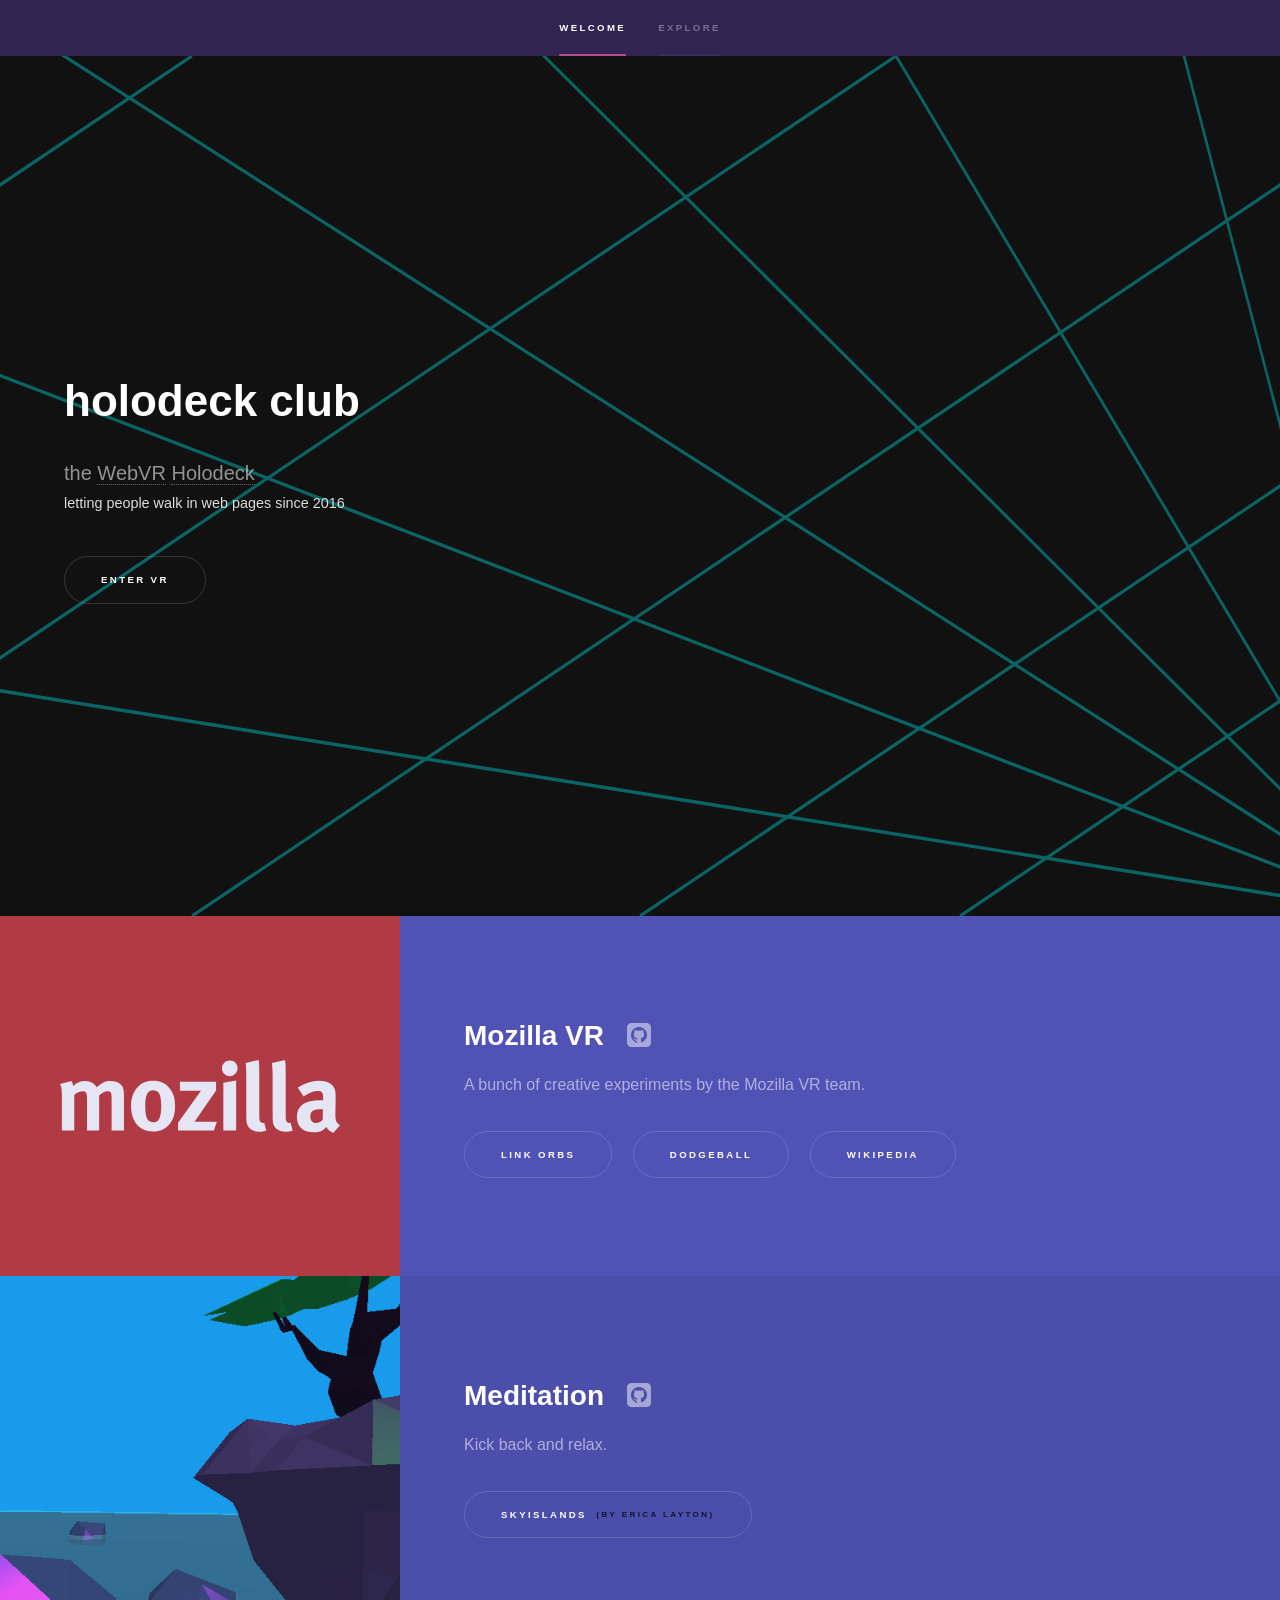
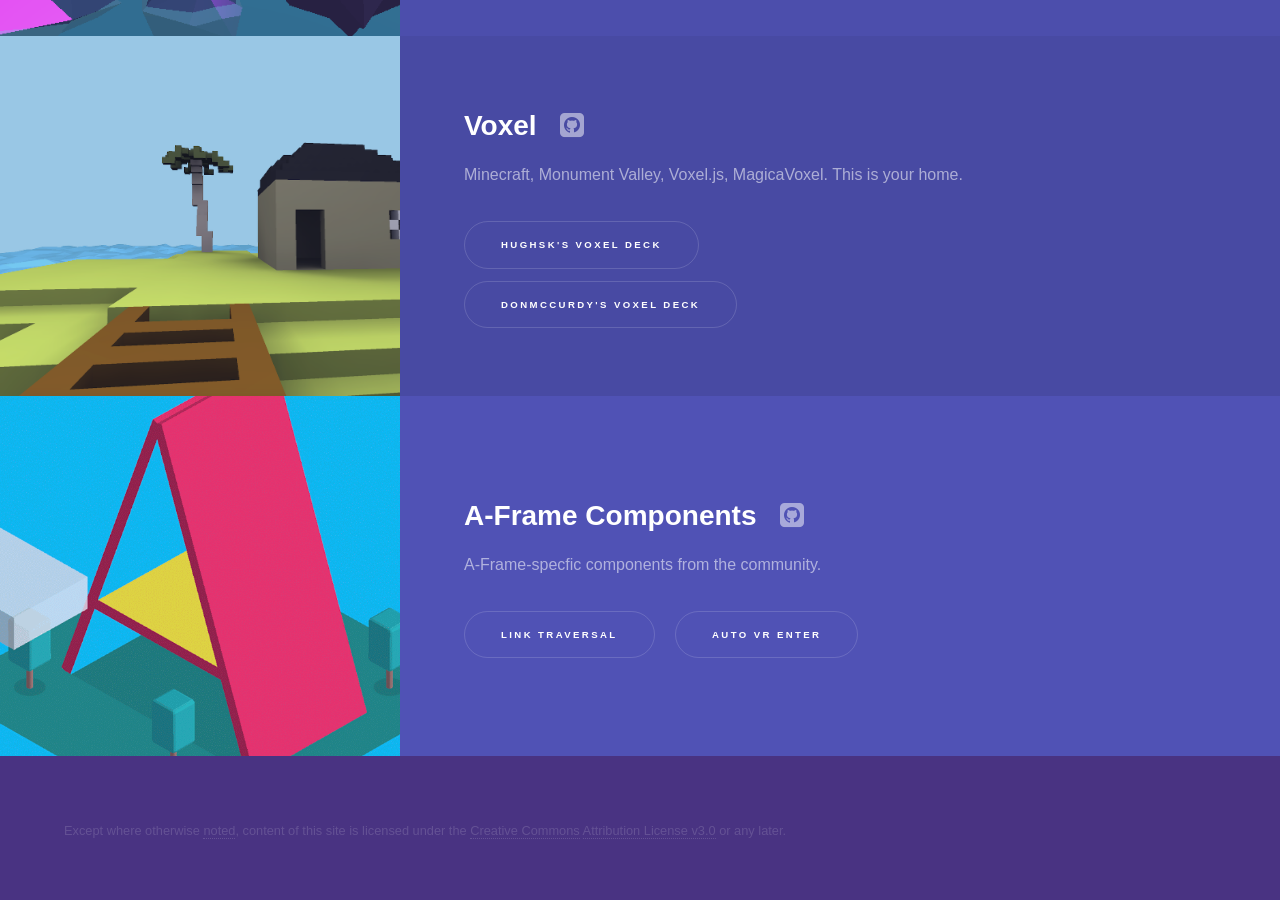
<file: index.html>
<!doctype html>
<!--
	Credits:
	Hyperspace by HTML5 UP
	html5up.net | @n33co
	Free for personal and commercial use under the CCA 3.0 license (html5up.net/license)
-->
<html>
	<head>
		<meta charset="utf-8">
		<title>holodeck club</title>
		<meta name="viewport" content="width=device-width, initial-scale=1">
		<!--[if lte IE 8]><script src="assets/js/ie/html5shiv.js"></script><![endif]-->
		<link rel="stylesheet" href="assets/css/main.css">
		<!--[if lte IE 9]><link rel="stylesheet" href="assets/css/ie9.css"><![endif]-->
		<!--[if lte IE 8]><link rel="stylesheet" href="assets/css/ie8.css"><![endif]-->
		<link rel="manifest" href="manifest.json">
	</head>
	<body>
		<!-- Sidebar -->
			<section id="sidebar">
				<div class="inner">
					<nav>
						<ul>
							<li><a href="#intro">Welcome</a></li>
							<li><a href="#explore">Explore</a></li>
						</ul>
					</nav>
				</div>
			</section>

		<!-- Wrapper -->
			<div id="wrapper">

				<!-- Intro -->
					<section id="intro" class="wrapper style1 fullscreen fade-up">
						<div class="inner">
							<h1>holodeck club</h1>
							<p>the <a href="https://webvr.info/">WebVR</a> <a href="https://en.wikipedia.org/wiki/Holodeck">Holodeck</a> <small class="slogan">letting people walk in web pages since 2016</small></p>
							<ul class="actions">
								<li><a href="#vr" class="button scrolly">Enter VR</a></li>
							</ul>
						</div>
					</section>

				<!-- One -->
					<section id="explore" class="wrapper style2 spotlights">
						<section class="group group--mozilla">
							<a href="/mozillavr/" class="image"><img src="images/logo-mozilla-white.svg" alt="Mozilla" data-position="center center"></a>
							<div class="content">
								<div class="inner">
									<h2>Mozilla VR &nbsp; <a href="https://github.com/holodeck-club/mozillavr" class="icon fa-github-square fancy-link fancy-link--light"></a></h2>
									<p>A bunch of creative experiments by the Mozilla VR team.</p>
									<ul class="actions">
										<li><a href="/mozillavr/links/" class="button">Link orbs</a></li>
										<li><a href="/mozillavr/multiuser/" class="button">Dodgeball</a></li>
										<li><a href="/mozillavr/multiuser/" class="button">Wikipedia</a></li>
									</ul>
								</div>
							</div>
						</section>
						<section>
							<a href="/meditation/" class="image"><img src="images/meditation-overwater-bg.png" alt="Meditation" data-position="45% 100%" /></a>
							<div class="content">
								<div class="inner">
									<h2>Meditation &nbsp; <a href="https://github.com/holodeck-club/meditation" class="icon fa-github-square fancy-link fancy-link--light"></a></h2>
									<p>Kick back and relax. <br></p>
									<ul class="actions">
										<li><a href="/meditation/" class="button">SkyIslands <small>(by Erica Layton)</small></a></li>
									</ul>
								</div>
							</div>
						</section>
						<section>
							<a href="/voxel/" class="image"><img src="images/voxel.png" alt="Meditation" data-position="25% 25%" /></a>
							<div class="content">
								<div class="inner">
									<h2>Voxel &nbsp; <a href="https://github.com/holodeck-club/voxel" class="icon fa-github-square fancy-link fancy-link--light"></a></h2>
									<p>Minecraft, Monument Valley, Voxel.js, MagicaVoxel. This is your home.</p>
									<ul class="actions block">
										<li><a href="http://hughsk.io/voxel-fall/" class="button">hughsk's Voxel Deck</a></li>
										<li><a href="https://sandbox.donmccurdy.com/vr/island/" class="button">donmccurdy's Voxel Deck</a></li>
									</ul>
								</div>
							</div>
						</section>
						<section class="group group--aframe">
							<a href="/aframe/" class="image"><img src="images/aframe-card.png" alt="A-Frame" data-position="top center" /></a>
							<div class="content">
								<div class="inner">
									<h2>A-Frame Components &nbsp; <a href="https://github.com/holodeck-club/aframe" class="icon fa-github-square fancy-link fancy-link--light"></a></h2>
									<p>A-Frame-specfic components from the community.</p>
									<ul class="actions">
										<li><a href="/aframe/aframe-href-component/" class="button">Link Traversal</a></li>
										<li><a href="/aframe/aframe-linkmode-component/" class="button">Auto VR Enter</a></li>
									</ul>
								</div>
							</div>
						</section>
					</section>

				<!-- Two -->
					<section id="two" class="wrapper style3 fade-up">
						<div class="inner">
							<h2>What we do</h2>
							<p>Phasellus convallis elit id ullamcorper pulvinar. Duis aliquam turpis mauris, eu ultricies erat malesuada quis. Aliquam dapibus, lacus eget hendrerit bibendum, urna est aliquam sem, sit amet imperdiet est velit quis lorem.</p>
							<div class="features">
								<section>
									<span class="icon major fa-code"></span>
									<h3>Lorem ipsum amet</h3>
									<p>Phasellus convallis elit id ullam corper amet et pulvinar. Duis aliquam turpis mauris, sed ultricies erat dapibus.</p>
								</section>
								<section>
									<span class="icon major fa-lock"></span>
									<h3>Aliquam sed nullam</h3>
									<p>Phasellus convallis elit id ullam corper amet et pulvinar. Duis aliquam turpis mauris, sed ultricies erat dapibus.</p>
								</section>
								<section>
									<span class="icon major fa-cog"></span>
									<h3>Sed erat ullam corper</h3>
									<p>Phasellus convallis elit id ullam corper amet et pulvinar. Duis aliquam turpis mauris, sed ultricies erat dapibus.</p>
								</section>
								<section>
									<span class="icon major fa-desktop"></span>
									<h3>Veroeros quis lorem</h3>
									<p>Phasellus convallis elit id ullam corper amet et pulvinar. Duis aliquam turpis mauris, sed ultricies erat dapibus.</p>
								</section>
								<section>
									<span class="icon major fa-chain"></span>
									<h3>Urna quis bibendum</h3>
									<p>Phasellus convallis elit id ullam corper amet et pulvinar. Duis aliquam turpis mauris, sed ultricies erat dapibus.</p>
								</section>
								<section>
									<span class="icon major fa-diamond"></span>
									<h3>Aliquam urna dapibus</h3>
									<p>Phasellus convallis elit id ullam corper amet et pulvinar. Duis aliquam turpis mauris, sed ultricies erat dapibus.</p>
								</section>
							</div>
							<ul class="actions">
								<li><a href="#" class="button">Learn more</a></li>
							</ul>
						</div>
					</section>

				<!-- Three -->
					<section id="three" class="wrapper style1 fade-up">
						<div class="inner">
							<h2>Get in touch</h2>
							<p>Phasellus convallis elit id ullamcorper pulvinar. Duis aliquam turpis mauris, eu ultricies erat malesuada quis. Aliquam dapibus, lacus eget hendrerit bibendum, urna est aliquam sem, sit amet imperdiet est velit quis lorem.</p>
							<div class="split style1">
								<section>
									<form method="post" action="#">
										<div class="field half first">
											<label for="name">Name</label>
											<input type="text" name="name" id="name" />
										</div>
										<div class="field half">
											<label for="email">Email</label>
											<input type="text" name="email" id="email" />
										</div>
										<div class="field">
											<label for="message">Message</label>
											<textarea name="message" id="message" rows="5"></textarea>
										</div>
										<ul class="actions">
											<li><a href="" class="button submit">Send Message</a></li>
										</ul>
									</form>
								</section>
								<section>
									<ul class="contact">
										<li>
											<h3>Address</h3>
											<span>12345 Somewhere Road #654<br />
											Nashville, TN 00000-0000<br />
											USA</span>
										</li>
										<li>
											<h3>Email</h3>
											<a href="#">user@untitled.tld</a>
										</li>
										<li>
											<h3>Phone</h3>
											<span>(000) 000-0000</span>
										</li>
										<li>
											<h3>Social</h3>
											<ul class="icons">
												<li><a href="#" class="fa-twitter"><span class="label">Twitter</span></a></li>
												<li><a href="#" class="fa-facebook"><span class="label">Facebook</span></a></li>
												<li><a href="#" class="fa-github"><span class="label">GitHub</span></a></li>
												<li><a href="#" class="fa-instagram"><span class="label">Instagram</span></a></li>
												<li><a href="#" class="fa-linkedin"><span class="label">LinkedIn</span></a></li>
											</ul>
										</li>
									</ul>
								</section>
							</div>
						</div>
					</section>

			</div>

		<!-- Footer -->
			<footer id="footer" class="wrapper style1-alt">
				<div class="inner">
					<ul class="menu">
						<li>Except where otherwise <a href="https://www.mozilla.org/en-US/about/legal/#site">noted</a>, content of this site is licensed under the <a href="https://www.mozilla.org/en-US/foundation/licensing/website-content">Creative Commons</a> <a href="http://creativecommons.org/licenses/by/3.0">Attribution License v3.0</a> or any later.</li>
					</ul>
				</div>
			</footer>

		<!-- Scripts -->
			<script src="assets/js/jquery.min.js"></script>
			<script src="assets/js/jquery.scrollex.min.js"></script>
			<script src="assets/js/jquery.scrolly.min.js"></script>
			<script src="assets/js/skel.min.js"></script>
			<script src="assets/js/util.js"></script>
			<!--[if lte IE 8]><script src="assets/js/ie/respond.min.js"></script><![endif]-->
			<script src="assets/js/main.js"></script>
			<script>
				(function () {
					function checkHash () {
						var hash = window.location.hash.toLowerCase();
						if (hash === '#vr') {
							window.location.href = 'vr.html'; // TODO: Eventually embed scene in this page.
						}
					}
					window.addEventListener('hashchange', checkHash);
					checkHash();
				})();
			</script>
	</body>
</html>
</file>
<file: assets/css/ie9.css>
/*
	Hyperspace by HTML5 UP
	html5up.net | @n33co
	Free for personal and commercial use under the CCA 3.0 license (html5up.net/license)
*/

/* Type */

	h1.major:after {
		background: #b74e91;
	}

/* Wrapper */

	.wrapper.fullscreen {
		min-height: 0;
		padding-bottom: 6em;
		padding-top: 6em;
	}

		body.is-ie .wrapper.fullscreen {
			height: auto;
		}

/* Spotlights */

	.spotlights > section {
		padding-left: 20em;
		position: relative;
	}

		.spotlights > section > .image {
			height: 100%;
			left: 0;
			position: absolute;
			top: 0;
			width: 20em;
		}

		.spotlights > section > .content {
			width: 100%;
		}

/* Features */

	.features:after {
		clear: both;
		content: '';
		display: block;
	}

	.features section {
		float: left;
	}

/* Split */

	.split:after {
		clear: both;
		content: '';
		display: block;
	}

	.split > * {
		float: left;
	}

/* Sidebar */

	#sidebar nav a:after {
		background-color: #b74e91;
	}

/* Header */

	#header:after {
		clear: both;
		content: '';
		display: block;
	}

	#header > .title {
		float: left;
	}

	#header > nav {
		float: right;
	}
</file>
<file: assets/css/ie8.css>
/*
	Hyperspace by HTML5 UP
	html5up.net | @n33co
	Free for personal and commercial use under the CCA 3.0 license (html5up.net/license)
*/

/* Type */

	body, input, select, textarea {
		color: #ffffff;
	}

/* Button */

	input[type="submit"],
	input[type="reset"],
	input[type="button"],
	button,
	.button {
		position: relative;
	}

		input[type="submit"]:after,
		input[type="reset"]:after,
		input[type="button"]:after,
		button:after,
		.button:after {
			display: none;
		}

/* Features */

	.features {
		border: solid 1px;
	}

/* Form */

	input[type="text"],
	input[type="password"],
	input[type="email"],
	input[type="tel"],
	select,
	textarea {
		background: transparent;
		border: solid 1px;
	}

/* Split */

	.split.style1 > :first-child {
		padding-right: 2em;
		width: 70%;
	}
</file>
<file: assets/css/main.css>
@import url(font-awesome.min.css);

/*
	Hyperspace by HTML5 UP
	html5up.net | @n33co
	Free for personal and commercial use under the CCA 3.0 license (html5up.net/license)
*/

/* Reset */

	html, body, div, span, applet, object, iframe, h1, h2, h3, h4, h5, h6, p, blockquote, pre, a, abbr, acronym, address, big, cite, code, del, dfn, em, img, ins, kbd, q, s, samp, small, strike, strong, sub, sup, tt, var, b, u, i, center, dl, dt, dd, ol, ul, li, fieldset, form, label, legend, table, caption, tbody, tfoot, thead, tr, th, td, article, aside, canvas, details, embed, figure, figcaption, footer, header, hgroup, menu, nav, output, ruby, section, summary, time, mark, audio, video {
		margin: 0;
		padding: 0;
		border: 0;
		font-size: 100%;
		font: inherit;
		vertical-align: baseline;
	}

	article, aside, details, figcaption, figure, footer, header, hgroup, menu, nav, section {
		display: block;
	}

	body {
		line-height: 1;
	}

	ol, ul {
		list-style: none;
	}

	blockquote, q {
		quotes: none;
	}

	blockquote:before, blockquote:after, q:before, q:after {
		content: '';
		content: none;
	}

	table {
		border-collapse: collapse;
		border-spacing: 0;
	}

	body {
		-webkit-text-size-adjust: none;
	}

/* Box Model */

	*, *:before, *:after {
		-moz-box-sizing: border-box;
		-webkit-box-sizing: border-box;
		box-sizing: border-box;
	}

/* Grid */

	.row {
		border-bottom: solid 1px transparent;
		-moz-box-sizing: border-box;
		-webkit-box-sizing: border-box;
		box-sizing: border-box;
	}

	.row > * {
		float: left;
		-moz-box-sizing: border-box;
		-webkit-box-sizing: border-box;
		box-sizing: border-box;
	}

	.row:after, .row:before {
		content: '';
		display: block;
		clear: both;
		height: 0;
	}

	.row.uniform > * > :first-child {
		margin-top: 0;
	}

	.row.uniform > * > :last-child {
		margin-bottom: 0;
	}

	.row.\30 \25 > * {
		padding: 0 0 0 0em;
	}

	.row.\30 \25 {
		margin: 0 0 -1px 0em;
	}

	.row.uniform.\30 \25 > * {
		padding: 0em 0 0 0em;
	}

	.row.uniform.\30 \25 {
		margin: 0em 0 -1px 0em;
	}

	.row > * {
		padding: 0 0 0 1.5em;
	}

	.row {
		margin: 0 0 -1px -1.5em;
	}

	.row.uniform > * {
		padding: 1.5em 0 0 1.5em;
	}

	.row.uniform {
		margin: -1.5em 0 -1px -1.5em;
	}

	.row.\32 00\25 > * {
		padding: 0 0 0 3em;
	}

	.row.\32 00\25 {
		margin: 0 0 -1px -3em;
	}

	.row.uniform.\32 00\25 > * {
		padding: 3em 0 0 3em;
	}

	.row.uniform.\32 00\25 {
		margin: -3em 0 -1px -3em;
	}

	.row.\31 50\25 > * {
		padding: 0 0 0 2.25em;
	}

	.row.\31 50\25 {
		margin: 0 0 -1px -2.25em;
	}

	.row.uniform.\31 50\25 > * {
		padding: 2.25em 0 0 2.25em;
	}

	.row.uniform.\31 50\25 {
		margin: -2.25em 0 -1px -2.25em;
	}

	.row.\35 0\25 > * {
		padding: 0 0 0 0.75em;
	}

	.row.\35 0\25 {
		margin: 0 0 -1px -0.75em;
	}

	.row.uniform.\35 0\25 > * {
		padding: 0.75em 0 0 0.75em;
	}

	.row.uniform.\35 0\25 {
		margin: -0.75em 0 -1px -0.75em;
	}

	.row.\32 5\25 > * {
		padding: 0 0 0 0.375em;
	}

	.row.\32 5\25 {
		margin: 0 0 -1px -0.375em;
	}

	.row.uniform.\32 5\25 > * {
		padding: 0.375em 0 0 0.375em;
	}

	.row.uniform.\32 5\25 {
		margin: -0.375em 0 -1px -0.375em;
	}

	.\31 2u, .\31 2u\24 {
		width: 100%;
		clear: none;
		margin-left: 0;
	}

	.\31 1u, .\31 1u\24 {
		width: 91.6666666667%;
		clear: none;
		margin-left: 0;
	}

	.\31 0u, .\31 0u\24 {
		width: 83.3333333333%;
		clear: none;
		margin-left: 0;
	}

	.\39 u, .\39 u\24 {
		width: 75%;
		clear: none;
		margin-left: 0;
	}

	.\38 u, .\38 u\24 {
		width: 66.6666666667%;
		clear: none;
		margin-left: 0;
	}

	.\37 u, .\37 u\24 {
		width: 58.3333333333%;
		clear: none;
		margin-left: 0;
	}

	.\36 u, .\36 u\24 {
		width: 50%;
		clear: none;
		margin-left: 0;
	}

	.\35 u, .\35 u\24 {
		width: 41.6666666667%;
		clear: none;
		margin-left: 0;
	}

	.\34 u, .\34 u\24 {
		width: 33.3333333333%;
		clear: none;
		margin-left: 0;
	}

	.\33 u, .\33 u\24 {
		width: 25%;
		clear: none;
		margin-left: 0;
	}

	.\32 u, .\32 u\24 {
		width: 16.6666666667%;
		clear: none;
		margin-left: 0;
	}

	.\31 u, .\31 u\24 {
		width: 8.3333333333%;
		clear: none;
		margin-left: 0;
	}

	.\31 2u\24 + *,
	.\31 1u\24 + *,
	.\31 0u\24 + *,
	.\39 u\24 + *,
	.\38 u\24 + *,
	.\37 u\24 + *,
	.\36 u\24 + *,
	.\35 u\24 + *,
	.\34 u\24 + *,
	.\33 u\24 + *,
	.\32 u\24 + *,
	.\31 u\24 + * {
		clear: left;
	}

	.\-11u {
		margin-left: 91.66667%;
	}

	.\-10u {
		margin-left: 83.33333%;
	}

	.\-9u {
		margin-left: 75%;
	}

	.\-8u {
		margin-left: 66.66667%;
	}

	.\-7u {
		margin-left: 58.33333%;
	}

	.\-6u {
		margin-left: 50%;
	}

	.\-5u {
		margin-left: 41.66667%;
	}

	.\-4u {
		margin-left: 33.33333%;
	}

	.\-3u {
		margin-left: 25%;
	}

	.\-2u {
		margin-left: 16.66667%;
	}

	.\-1u {
		margin-left: 8.33333%;
	}

	@media screen and (max-width: 1680px) {

		.row > * {
			padding: 0 0 0 1.5em;
		}

		.row {
			margin: 0 0 -1px -1.5em;
		}

		.row.uniform > * {
			padding: 1.5em 0 0 1.5em;
		}

		.row.uniform {
			margin: -1.5em 0 -1px -1.5em;
		}

		.row.\32 00\25 > * {
			padding: 0 0 0 3em;
		}

		.row.\32 00\25 {
			margin: 0 0 -1px -3em;
		}

		.row.uniform.\32 00\25 > * {
			padding: 3em 0 0 3em;
		}

		.row.uniform.\32 00\25 {
			margin: -3em 0 -1px -3em;
		}

		.row.\31 50\25 > * {
			padding: 0 0 0 2.25em;
		}

		.row.\31 50\25 {
			margin: 0 0 -1px -2.25em;
		}

		.row.uniform.\31 50\25 > * {
			padding: 2.25em 0 0 2.25em;
		}

		.row.uniform.\31 50\25 {
			margin: -2.25em 0 -1px -2.25em;
		}

		.row.\35 0\25 > * {
			padding: 0 0 0 0.75em;
		}

		.row.\35 0\25 {
			margin: 0 0 -1px -0.75em;
		}

		.row.uniform.\35 0\25 > * {
			padding: 0.75em 0 0 0.75em;
		}

		.row.uniform.\35 0\25 {
			margin: -0.75em 0 -1px -0.75em;
		}

		.row.\32 5\25 > * {
			padding: 0 0 0 0.375em;
		}

		.row.\32 5\25 {
			margin: 0 0 -1px -0.375em;
		}

		.row.uniform.\32 5\25 > * {
			padding: 0.375em 0 0 0.375em;
		}

		.row.uniform.\32 5\25 {
			margin: -0.375em 0 -1px -0.375em;
		}

		.\31 2u\28xlarge\29, .\31 2u\24\28xlarge\29 {
			width: 100%;
			clear: none;
			margin-left: 0;
		}

		.\31 1u\28xlarge\29, .\31 1u\24\28xlarge\29 {
			width: 91.6666666667%;
			clear: none;
			margin-left: 0;
		}

		.\31 0u\28xlarge\29, .\31 0u\24\28xlarge\29 {
			width: 83.3333333333%;
			clear: none;
			margin-left: 0;
		}

		.\39 u\28xlarge\29, .\39 u\24\28xlarge\29 {
			width: 75%;
			clear: none;
			margin-left: 0;
		}

		.\38 u\28xlarge\29, .\38 u\24\28xlarge\29 {
			width: 66.6666666667%;
			clear: none;
			margin-left: 0;
		}

		.\37 u\28xlarge\29, .\37 u\24\28xlarge\29 {
			width: 58.3333333333%;
			clear: none;
			margin-left: 0;
		}

		.\36 u\28xlarge\29, .\36 u\24\28xlarge\29 {
			width: 50%;
			clear: none;
			margin-left: 0;
		}

		.\35 u\28xlarge\29, .\35 u\24\28xlarge\29 {
			width: 41.6666666667%;
			clear: none;
			margin-left: 0;
		}

		.\34 u\28xlarge\29, .\34 u\24\28xlarge\29 {
			width: 33.3333333333%;
			clear: none;
			margin-left: 0;
		}

		.\33 u\28xlarge\29, .\33 u\24\28xlarge\29 {
			width: 25%;
			clear: none;
			margin-left: 0;
		}

		.\32 u\28xlarge\29, .\32 u\24\28xlarge\29 {
			width: 16.6666666667%;
			clear: none;
			margin-left: 0;
		}

		.\31 u\28xlarge\29, .\31 u\24\28xlarge\29 {
			width: 8.3333333333%;
			clear: none;
			margin-left: 0;
		}

		.\31 2u\24\28xlarge\29 + *,
		.\31 1u\24\28xlarge\29 + *,
		.\31 0u\24\28xlarge\29 + *,
		.\39 u\24\28xlarge\29 + *,
		.\38 u\24\28xlarge\29 + *,
		.\37 u\24\28xlarge\29 + *,
		.\36 u\24\28xlarge\29 + *,
		.\35 u\24\28xlarge\29 + *,
		.\34 u\24\28xlarge\29 + *,
		.\33 u\24\28xlarge\29 + *,
		.\32 u\24\28xlarge\29 + *,
		.\31 u\24\28xlarge\29 + * {
			clear: left;
		}

		.\-11u\28xlarge\29 {
			margin-left: 91.66667%;
		}

		.\-10u\28xlarge\29 {
			margin-left: 83.33333%;
		}

		.\-9u\28xlarge\29 {
			margin-left: 75%;
		}

		.\-8u\28xlarge\29 {
			margin-left: 66.66667%;
		}

		.\-7u\28xlarge\29 {
			margin-left: 58.33333%;
		}

		.\-6u\28xlarge\29 {
			margin-left: 50%;
		}

		.\-5u\28xlarge\29 {
			margin-left: 41.66667%;
		}

		.\-4u\28xlarge\29 {
			margin-left: 33.33333%;
		}

		.\-3u\28xlarge\29 {
			margin-left: 25%;
		}

		.\-2u\28xlarge\29 {
			margin-left: 16.66667%;
		}

		.\-1u\28xlarge\29 {
			margin-left: 8.33333%;
		}

	}

	@media screen and (max-width: 1280px) {

		.row > * {
			padding: 0 0 0 1.5em;
		}

		.row {
			margin: 0 0 -1px -1.5em;
		}

		.row.uniform > * {
			padding: 1.5em 0 0 1.5em;
		}

		.row.uniform {
			margin: -1.5em 0 -1px -1.5em;
		}

		.row.\32 00\25 > * {
			padding: 0 0 0 3em;
		}

		.row.\32 00\25 {
			margin: 0 0 -1px -3em;
		}

		.row.uniform.\32 00\25 > * {
			padding: 3em 0 0 3em;
		}

		.row.uniform.\32 00\25 {
			margin: -3em 0 -1px -3em;
		}

		.row.\31 50\25 > * {
			padding: 0 0 0 2.25em;
		}

		.row.\31 50\25 {
			margin: 0 0 -1px -2.25em;
		}

		.row.uniform.\31 50\25 > * {
			padding: 2.25em 0 0 2.25em;
		}

		.row.uniform.\31 50\25 {
			margin: -2.25em 0 -1px -2.25em;
		}

		.row.\35 0\25 > * {
			padding: 0 0 0 0.75em;
		}

		.row.\35 0\25 {
			margin: 0 0 -1px -0.75em;
		}

		.row.uniform.\35 0\25 > * {
			padding: 0.75em 0 0 0.75em;
		}

		.row.uniform.\35 0\25 {
			margin: -0.75em 0 -1px -0.75em;
		}

		.row.\32 5\25 > * {
			padding: 0 0 0 0.375em;
		}

		.row.\32 5\25 {
			margin: 0 0 -1px -0.375em;
		}

		.row.uniform.\32 5\25 > * {
			padding: 0.375em 0 0 0.375em;
		}

		.row.uniform.\32 5\25 {
			margin: -0.375em 0 -1px -0.375em;
		}

		.\31 2u\28large\29, .\31 2u\24\28large\29 {
			width: 100%;
			clear: none;
			margin-left: 0;
		}

		.\31 1u\28large\29, .\31 1u\24\28large\29 {
			width: 91.6666666667%;
			clear: none;
			margin-left: 0;
		}

		.\31 0u\28large\29, .\31 0u\24\28large\29 {
			width: 83.3333333333%;
			clear: none;
			margin-left: 0;
		}

		.\39 u\28large\29, .\39 u\24\28large\29 {
			width: 75%;
			clear: none;
			margin-left: 0;
		}

		.\38 u\28large\29, .\38 u\24\28large\29 {
			width: 66.6666666667%;
			clear: none;
			margin-left: 0;
		}

		.\37 u\28large\29, .\37 u\24\28large\29 {
			width: 58.3333333333%;
			clear: none;
			margin-left: 0;
		}

		.\36 u\28large\29, .\36 u\24\28large\29 {
			width: 50%;
			clear: none;
			margin-left: 0;
		}

		.\35 u\28large\29, .\35 u\24\28large\29 {
			width: 41.6666666667%;
			clear: none;
			margin-left: 0;
		}

		.\34 u\28large\29, .\34 u\24\28large\29 {
			width: 33.3333333333%;
			clear: none;
			margin-left: 0;
		}

		.\33 u\28large\29, .\33 u\24\28large\29 {
			width: 25%;
			clear: none;
			margin-left: 0;
		}

		.\32 u\28large\29, .\32 u\24\28large\29 {
			width: 16.6666666667%;
			clear: none;
			margin-left: 0;
		}

		.\31 u\28large\29, .\31 u\24\28large\29 {
			width: 8.3333333333%;
			clear: none;
			margin-left: 0;
		}

		.\31 2u\24\28large\29 + *,
		.\31 1u\24\28large\29 + *,
		.\31 0u\24\28large\29 + *,
		.\39 u\24\28large\29 + *,
		.\38 u\24\28large\29 + *,
		.\37 u\24\28large\29 + *,
		.\36 u\24\28large\29 + *,
		.\35 u\24\28large\29 + *,
		.\34 u\24\28large\29 + *,
		.\33 u\24\28large\29 + *,
		.\32 u\24\28large\29 + *,
		.\31 u\24\28large\29 + * {
			clear: left;
		}

		.\-11u\28large\29 {
			margin-left: 91.66667%;
		}

		.\-10u\28large\29 {
			margin-left: 83.33333%;
		}

		.\-9u\28large\29 {
			margin-left: 75%;
		}

		.\-8u\28large\29 {
			margin-left: 66.66667%;
		}

		.\-7u\28large\29 {
			margin-left: 58.33333%;
		}

		.\-6u\28large\29 {
			margin-left: 50%;
		}

		.\-5u\28large\29 {
			margin-left: 41.66667%;
		}

		.\-4u\28large\29 {
			margin-left: 33.33333%;
		}

		.\-3u\28large\29 {
			margin-left: 25%;
		}

		.\-2u\28large\29 {
			margin-left: 16.66667%;
		}

		.\-1u\28large\29 {
			margin-left: 8.33333%;
		}

	}

	@media screen and (max-width: 980px) {

		.row > * {
			padding: 0 0 0 1.5em;
		}

		.row {
			margin: 0 0 -1px -1.5em;
		}

		.row.uniform > * {
			padding: 1.5em 0 0 1.5em;
		}

		.row.uniform {
			margin: -1.5em 0 -1px -1.5em;
		}

		.row.\32 00\25 > * {
			padding: 0 0 0 3em;
		}

		.row.\32 00\25 {
			margin: 0 0 -1px -3em;
		}

		.row.uniform.\32 00\25 > * {
			padding: 3em 0 0 3em;
		}

		.row.uniform.\32 00\25 {
			margin: -3em 0 -1px -3em;
		}

		.row.\31 50\25 > * {
			padding: 0 0 0 2.25em;
		}

		.row.\31 50\25 {
			margin: 0 0 -1px -2.25em;
		}

		.row.uniform.\31 50\25 > * {
			padding: 2.25em 0 0 2.25em;
		}

		.row.uniform.\31 50\25 {
			margin: -2.25em 0 -1px -2.25em;
		}

		.row.\35 0\25 > * {
			padding: 0 0 0 0.75em;
		}

		.row.\35 0\25 {
			margin: 0 0 -1px -0.75em;
		}

		.row.uniform.\35 0\25 > * {
			padding: 0.75em 0 0 0.75em;
		}

		.row.uniform.\35 0\25 {
			margin: -0.75em 0 -1px -0.75em;
		}

		.row.\32 5\25 > * {
			padding: 0 0 0 0.375em;
		}

		.row.\32 5\25 {
			margin: 0 0 -1px -0.375em;
		}

		.row.uniform.\32 5\25 > * {
			padding: 0.375em 0 0 0.375em;
		}

		.row.uniform.\32 5\25 {
			margin: -0.375em 0 -1px -0.375em;
		}

		.\31 2u\28medium\29, .\31 2u\24\28medium\29 {
			width: 100%;
			clear: none;
			margin-left: 0;
		}

		.\31 1u\28medium\29, .\31 1u\24\28medium\29 {
			width: 91.6666666667%;
			clear: none;
			margin-left: 0;
		}

		.\31 0u\28medium\29, .\31 0u\24\28medium\29 {
			width: 83.3333333333%;
			clear: none;
			margin-left: 0;
		}

		.\39 u\28medium\29, .\39 u\24\28medium\29 {
			width: 75%;
			clear: none;
			margin-left: 0;
		}

		.\38 u\28medium\29, .\38 u\24\28medium\29 {
			width: 66.6666666667%;
			clear: none;
			margin-left: 0;
		}

		.\37 u\28medium\29, .\37 u\24\28medium\29 {
			width: 58.3333333333%;
			clear: none;
			margin-left: 0;
		}

		.\36 u\28medium\29, .\36 u\24\28medium\29 {
			width: 50%;
			clear: none;
			margin-left: 0;
		}

		.\35 u\28medium\29, .\35 u\24\28medium\29 {
			width: 41.6666666667%;
			clear: none;
			margin-left: 0;
		}

		.\34 u\28medium\29, .\34 u\24\28medium\29 {
			width: 33.3333333333%;
			clear: none;
			margin-left: 0;
		}

		.\33 u\28medium\29, .\33 u\24\28medium\29 {
			width: 25%;
			clear: none;
			margin-left: 0;
		}

		.\32 u\28medium\29, .\32 u\24\28medium\29 {
			width: 16.6666666667%;
			clear: none;
			margin-left: 0;
		}

		.\31 u\28medium\29, .\31 u\24\28medium\29 {
			width: 8.3333333333%;
			clear: none;
			margin-left: 0;
		}

		.\31 2u\24\28medium\29 + *,
		.\31 1u\24\28medium\29 + *,
		.\31 0u\24\28medium\29 + *,
		.\39 u\24\28medium\29 + *,
		.\38 u\24\28medium\29 + *,
		.\37 u\24\28medium\29 + *,
		.\36 u\24\28medium\29 + *,
		.\35 u\24\28medium\29 + *,
		.\34 u\24\28medium\29 + *,
		.\33 u\24\28medium\29 + *,
		.\32 u\24\28medium\29 + *,
		.\31 u\24\28medium\29 + * {
			clear: left;
		}

		.\-11u\28medium\29 {
			margin-left: 91.66667%;
		}

		.\-10u\28medium\29 {
			margin-left: 83.33333%;
		}

		.\-9u\28medium\29 {
			margin-left: 75%;
		}

		.\-8u\28medium\29 {
			margin-left: 66.66667%;
		}

		.\-7u\28medium\29 {
			margin-left: 58.33333%;
		}

		.\-6u\28medium\29 {
			margin-left: 50%;
		}

		.\-5u\28medium\29 {
			margin-left: 41.66667%;
		}

		.\-4u\28medium\29 {
			margin-left: 33.33333%;
		}

		.\-3u\28medium\29 {
			margin-left: 25%;
		}

		.\-2u\28medium\29 {
			margin-left: 16.66667%;
		}

		.\-1u\28medium\29 {
			margin-left: 8.33333%;
		}

	}

	@media screen and (max-width: 736px) {

		.row > * {
			padding: 0 0 0 1.5em;
		}

		.row {
			margin: 0 0 -1px -1.5em;
		}

		.row.uniform > * {
			padding: 1.5em 0 0 1.5em;
		}

		.row.uniform {
			margin: -1.5em 0 -1px -1.5em;
		}

		.row.\32 00\25 > * {
			padding: 0 0 0 3em;
		}

		.row.\32 00\25 {
			margin: 0 0 -1px -3em;
		}

		.row.uniform.\32 00\25 > * {
			padding: 3em 0 0 3em;
		}

		.row.uniform.\32 00\25 {
			margin: -3em 0 -1px -3em;
		}

		.row.\31 50\25 > * {
			padding: 0 0 0 2.25em;
		}

		.row.\31 50\25 {
			margin: 0 0 -1px -2.25em;
		}

		.row.uniform.\31 50\25 > * {
			padding: 2.25em 0 0 2.25em;
		}

		.row.uniform.\31 50\25 {
			margin: -2.25em 0 -1px -2.25em;
		}

		.row.\35 0\25 > * {
			padding: 0 0 0 0.75em;
		}

		.row.\35 0\25 {
			margin: 0 0 -1px -0.75em;
		}

		.row.uniform.\35 0\25 > * {
			padding: 0.75em 0 0 0.75em;
		}

		.row.uniform.\35 0\25 {
			margin: -0.75em 0 -1px -0.75em;
		}

		.row.\32 5\25 > * {
			padding: 0 0 0 0.375em;
		}

		.row.\32 5\25 {
			margin: 0 0 -1px -0.375em;
		}

		.row.uniform.\32 5\25 > * {
			padding: 0.375em 0 0 0.375em;
		}

		.row.uniform.\32 5\25 {
			margin: -0.375em 0 -1px -0.375em;
		}

		.\31 2u\28small\29, .\31 2u\24\28small\29 {
			width: 100%;
			clear: none;
			margin-left: 0;
		}

		.\31 1u\28small\29, .\31 1u\24\28small\29 {
			width: 91.6666666667%;
			clear: none;
			margin-left: 0;
		}

		.\31 0u\28small\29, .\31 0u\24\28small\29 {
			width: 83.3333333333%;
			clear: none;
			margin-left: 0;
		}

		.\39 u\28small\29, .\39 u\24\28small\29 {
			width: 75%;
			clear: none;
			margin-left: 0;
		}

		.\38 u\28small\29, .\38 u\24\28small\29 {
			width: 66.6666666667%;
			clear: none;
			margin-left: 0;
		}

		.\37 u\28small\29, .\37 u\24\28small\29 {
			width: 58.3333333333%;
			clear: none;
			margin-left: 0;
		}

		.\36 u\28small\29, .\36 u\24\28small\29 {
			width: 50%;
			clear: none;
			margin-left: 0;
		}

		.\35 u\28small\29, .\35 u\24\28small\29 {
			width: 41.6666666667%;
			clear: none;
			margin-left: 0;
		}

		.\34 u\28small\29, .\34 u\24\28small\29 {
			width: 33.3333333333%;
			clear: none;
			margin-left: 0;
		}

		.\33 u\28small\29, .\33 u\24\28small\29 {
			width: 25%;
			clear: none;
			margin-left: 0;
		}

		.\32 u\28small\29, .\32 u\24\28small\29 {
			width: 16.6666666667%;
			clear: none;
			margin-left: 0;
		}

		.\31 u\28small\29, .\31 u\24\28small\29 {
			width: 8.3333333333%;
			clear: none;
			margin-left: 0;
		}

		.\31 2u\24\28small\29 + *,
		.\31 1u\24\28small\29 + *,
		.\31 0u\24\28small\29 + *,
		.\39 u\24\28small\29 + *,
		.\38 u\24\28small\29 + *,
		.\37 u\24\28small\29 + *,
		.\36 u\24\28small\29 + *,
		.\35 u\24\28small\29 + *,
		.\34 u\24\28small\29 + *,
		.\33 u\24\28small\29 + *,
		.\32 u\24\28small\29 + *,
		.\31 u\24\28small\29 + * {
			clear: left;
		}

		.\-11u\28small\29 {
			margin-left: 91.66667%;
		}

		.\-10u\28small\29 {
			margin-left: 83.33333%;
		}

		.\-9u\28small\29 {
			margin-left: 75%;
		}

		.\-8u\28small\29 {
			margin-left: 66.66667%;
		}

		.\-7u\28small\29 {
			margin-left: 58.33333%;
		}

		.\-6u\28small\29 {
			margin-left: 50%;
		}

		.\-5u\28small\29 {
			margin-left: 41.66667%;
		}

		.\-4u\28small\29 {
			margin-left: 33.33333%;
		}

		.\-3u\28small\29 {
			margin-left: 25%;
		}

		.\-2u\28small\29 {
			margin-left: 16.66667%;
		}

		.\-1u\28small\29 {
			margin-left: 8.33333%;
		}

	}

	@media screen and (max-width: 480px) {

		.row > * {
			padding: 0 0 0 1.5em;
		}

		.row {
			margin: 0 0 -1px -1.5em;
		}

		.row.uniform > * {
			padding: 1.5em 0 0 1.5em;
		}

		.row.uniform {
			margin: -1.5em 0 -1px -1.5em;
		}

		.row.\32 00\25 > * {
			padding: 0 0 0 3em;
		}

		.row.\32 00\25 {
			margin: 0 0 -1px -3em;
		}

		.row.uniform.\32 00\25 > * {
			padding: 3em 0 0 3em;
		}

		.row.uniform.\32 00\25 {
			margin: -3em 0 -1px -3em;
		}

		.row.\31 50\25 > * {
			padding: 0 0 0 2.25em;
		}

		.row.\31 50\25 {
			margin: 0 0 -1px -2.25em;
		}

		.row.uniform.\31 50\25 > * {
			padding: 2.25em 0 0 2.25em;
		}

		.row.uniform.\31 50\25 {
			margin: -2.25em 0 -1px -2.25em;
		}

		.row.\35 0\25 > * {
			padding: 0 0 0 0.75em;
		}

		.row.\35 0\25 {
			margin: 0 0 -1px -0.75em;
		}

		.row.uniform.\35 0\25 > * {
			padding: 0.75em 0 0 0.75em;
		}

		.row.uniform.\35 0\25 {
			margin: -0.75em 0 -1px -0.75em;
		}

		.row.\32 5\25 > * {
			padding: 0 0 0 0.375em;
		}

		.row.\32 5\25 {
			margin: 0 0 -1px -0.375em;
		}

		.row.uniform.\32 5\25 > * {
			padding: 0.375em 0 0 0.375em;
		}

		.row.uniform.\32 5\25 {
			margin: -0.375em 0 -1px -0.375em;
		}

		.\31 2u\28xsmall\29, .\31 2u\24\28xsmall\29 {
			width: 100%;
			clear: none;
			margin-left: 0;
		}

		.\31 1u\28xsmall\29, .\31 1u\24\28xsmall\29 {
			width: 91.6666666667%;
			clear: none;
			margin-left: 0;
		}

		.\31 0u\28xsmall\29, .\31 0u\24\28xsmall\29 {
			width: 83.3333333333%;
			clear: none;
			margin-left: 0;
		}

		.\39 u\28xsmall\29, .\39 u\24\28xsmall\29 {
			width: 75%;
			clear: none;
			margin-left: 0;
		}

		.\38 u\28xsmall\29, .\38 u\24\28xsmall\29 {
			width: 66.6666666667%;
			clear: none;
			margin-left: 0;
		}

		.\37 u\28xsmall\29, .\37 u\24\28xsmall\29 {
			width: 58.3333333333%;
			clear: none;
			margin-left: 0;
		}

		.\36 u\28xsmall\29, .\36 u\24\28xsmall\29 {
			width: 50%;
			clear: none;
			margin-left: 0;
		}

		.\35 u\28xsmall\29, .\35 u\24\28xsmall\29 {
			width: 41.6666666667%;
			clear: none;
			margin-left: 0;
		}

		.\34 u\28xsmall\29, .\34 u\24\28xsmall\29 {
			width: 33.3333333333%;
			clear: none;
			margin-left: 0;
		}

		.\33 u\28xsmall\29, .\33 u\24\28xsmall\29 {
			width: 25%;
			clear: none;
			margin-left: 0;
		}

		.\32 u\28xsmall\29, .\32 u\24\28xsmall\29 {
			width: 16.6666666667%;
			clear: none;
			margin-left: 0;
		}

		.\31 u\28xsmall\29, .\31 u\24\28xsmall\29 {
			width: 8.3333333333%;
			clear: none;
			margin-left: 0;
		}

		.\31 2u\24\28xsmall\29 + *,
		.\31 1u\24\28xsmall\29 + *,
		.\31 0u\24\28xsmall\29 + *,
		.\39 u\24\28xsmall\29 + *,
		.\38 u\24\28xsmall\29 + *,
		.\37 u\24\28xsmall\29 + *,
		.\36 u\24\28xsmall\29 + *,
		.\35 u\24\28xsmall\29 + *,
		.\34 u\24\28xsmall\29 + *,
		.\33 u\24\28xsmall\29 + *,
		.\32 u\24\28xsmall\29 + *,
		.\31 u\24\28xsmall\29 + * {
			clear: left;
		}

		.\-11u\28xsmall\29 {
			margin-left: 91.66667%;
		}

		.\-10u\28xsmall\29 {
			margin-left: 83.33333%;
		}

		.\-9u\28xsmall\29 {
			margin-left: 75%;
		}

		.\-8u\28xsmall\29 {
			margin-left: 66.66667%;
		}

		.\-7u\28xsmall\29 {
			margin-left: 58.33333%;
		}

		.\-6u\28xsmall\29 {
			margin-left: 50%;
		}

		.\-5u\28xsmall\29 {
			margin-left: 41.66667%;
		}

		.\-4u\28xsmall\29 {
			margin-left: 33.33333%;
		}

		.\-3u\28xsmall\29 {
			margin-left: 25%;
		}

		.\-2u\28xsmall\29 {
			margin-left: 16.66667%;
		}

		.\-1u\28xsmall\29 {
			margin-left: 8.33333%;
		}

	}

	@media screen and (max-width: 360px) {

		.row > * {
			padding: 0 0 0 1.5em;
		}

		.row {
			margin: 0 0 -1px -1.5em;
		}

		.row.uniform > * {
			padding: 1.5em 0 0 1.5em;
		}

		.row.uniform {
			margin: -1.5em 0 -1px -1.5em;
		}

		.row.\32 00\25 > * {
			padding: 0 0 0 3em;
		}

		.row.\32 00\25 {
			margin: 0 0 -1px -3em;
		}

		.row.uniform.\32 00\25 > * {
			padding: 3em 0 0 3em;
		}

		.row.uniform.\32 00\25 {
			margin: -3em 0 -1px -3em;
		}

		.row.\31 50\25 > * {
			padding: 0 0 0 2.25em;
		}

		.row.\31 50\25 {
			margin: 0 0 -1px -2.25em;
		}

		.row.uniform.\31 50\25 > * {
			padding: 2.25em 0 0 2.25em;
		}

		.row.uniform.\31 50\25 {
			margin: -2.25em 0 -1px -2.25em;
		}

		.row.\35 0\25 > * {
			padding: 0 0 0 0.75em;
		}

		.row.\35 0\25 {
			margin: 0 0 -1px -0.75em;
		}

		.row.uniform.\35 0\25 > * {
			padding: 0.75em 0 0 0.75em;
		}

		.row.uniform.\35 0\25 {
			margin: -0.75em 0 -1px -0.75em;
		}

		.row.\32 5\25 > * {
			padding: 0 0 0 0.375em;
		}

		.row.\32 5\25 {
			margin: 0 0 -1px -0.375em;
		}

		.row.uniform.\32 5\25 > * {
			padding: 0.375em 0 0 0.375em;
		}

		.row.uniform.\32 5\25 {
			margin: -0.375em 0 -1px -0.375em;
		}

		.\31 2u\28xxsmall\29, .\31 2u\24\28xxsmall\29 {
			width: 100%;
			clear: none;
			margin-left: 0;
		}

		.\31 1u\28xxsmall\29, .\31 1u\24\28xxsmall\29 {
			width: 91.6666666667%;
			clear: none;
			margin-left: 0;
		}

		.\31 0u\28xxsmall\29, .\31 0u\24\28xxsmall\29 {
			width: 83.3333333333%;
			clear: none;
			margin-left: 0;
		}

		.\39 u\28xxsmall\29, .\39 u\24\28xxsmall\29 {
			width: 75%;
			clear: none;
			margin-left: 0;
		}

		.\38 u\28xxsmall\29, .\38 u\24\28xxsmall\29 {
			width: 66.6666666667%;
			clear: none;
			margin-left: 0;
		}

		.\37 u\28xxsmall\29, .\37 u\24\28xxsmall\29 {
			width: 58.3333333333%;
			clear: none;
			margin-left: 0;
		}

		.\36 u\28xxsmall\29, .\36 u\24\28xxsmall\29 {
			width: 50%;
			clear: none;
			margin-left: 0;
		}

		.\35 u\28xxsmall\29, .\35 u\24\28xxsmall\29 {
			width: 41.6666666667%;
			clear: none;
			margin-left: 0;
		}

		.\34 u\28xxsmall\29, .\34 u\24\28xxsmall\29 {
			width: 33.3333333333%;
			clear: none;
			margin-left: 0;
		}

		.\33 u\28xxsmall\29, .\33 u\24\28xxsmall\29 {
			width: 25%;
			clear: none;
			margin-left: 0;
		}

		.\32 u\28xxsmall\29, .\32 u\24\28xxsmall\29 {
			width: 16.6666666667%;
			clear: none;
			margin-left: 0;
		}

		.\31 u\28xxsmall\29, .\31 u\24\28xxsmall\29 {
			width: 8.3333333333%;
			clear: none;
			margin-left: 0;
		}

		.\31 2u\24\28xxsmall\29 + *,
		.\31 1u\24\28xxsmall\29 + *,
		.\31 0u\24\28xxsmall\29 + *,
		.\39 u\24\28xxsmall\29 + *,
		.\38 u\24\28xxsmall\29 + *,
		.\37 u\24\28xxsmall\29 + *,
		.\36 u\24\28xxsmall\29 + *,
		.\35 u\24\28xxsmall\29 + *,
		.\34 u\24\28xxsmall\29 + *,
		.\33 u\24\28xxsmall\29 + *,
		.\32 u\24\28xxsmall\29 + *,
		.\31 u\24\28xxsmall\29 + * {
			clear: left;
		}

		.\-11u\28xxsmall\29 {
			margin-left: 91.66667%;
		}

		.\-10u\28xxsmall\29 {
			margin-left: 83.33333%;
		}

		.\-9u\28xxsmall\29 {
			margin-left: 75%;
		}

		.\-8u\28xxsmall\29 {
			margin-left: 66.66667%;
		}

		.\-7u\28xxsmall\29 {
			margin-left: 58.33333%;
		}

		.\-6u\28xxsmall\29 {
			margin-left: 50%;
		}

		.\-5u\28xxsmall\29 {
			margin-left: 41.66667%;
		}

		.\-4u\28xxsmall\29 {
			margin-left: 33.33333%;
		}

		.\-3u\28xxsmall\29 {
			margin-left: 25%;
		}

		.\-2u\28xxsmall\29 {
			margin-left: 16.66667%;
		}

		.\-1u\28xxsmall\29 {
			margin-left: 8.33333%;
		}

	}

/* Basic */

	@-ms-viewport {
		width: device-width;
	}

	body {
		-ms-overflow-style: scrollbar;
	}

	@media screen and (max-width: 480px) {

		html, body {
			min-width: 320px;
		}

	}

	body {
		background: #312450;
	}

		body.is-loading *, body.is-loading *:before, body.is-loading *:after {
			-moz-animation: none !important;
			-webkit-animation: none !important;
			-ms-animation: none !important;
			animation: none !important;
			-moz-transition: none !important;
			-webkit-transition: none !important;
			-ms-transition: none !important;
			transition: none !important;
		}

/* Type */

	body, input, select, textarea {
		color: rgba(255, 255, 255, 0.55);
		font-family: Arial, Helvetica, sans-serif;
		font-size: 16.5pt;
		font-weight: normal;
		line-height: 1.75;
	}

		@media screen and (max-width: 1680px) {

			body, input, select, textarea {
				font-size: 13pt;
			}

		}

		@media screen and (max-width: 1280px) {

			body, input, select, textarea {
				font-size: 12pt;
			}

		}

		@media screen and (max-width: 360px) {

			body, input, select, textarea {
				font-size: 11pt;
			}

		}

	a {
		-moz-transition: color 0.2s ease, border-bottom-color 0.2s ease;
		-webkit-transition: color 0.2s ease, border-bottom-color 0.2s ease;
		-ms-transition: color 0.2s ease, border-bottom-color 0.2s ease;
		transition: color 0.2s ease, border-bottom-color 0.2s ease;
		border-bottom: dotted 1px rgba(255, 255, 255, 0.35);
		color: inherit;
		text-decoration: none;
	}

		a:hover {
			border-bottom-color: transparent;
			color: #ffffff;
		}

	strong, b {
		color: #ffffff;
		font-weight: bold;
	}

	em, i {
		font-style: italic;
	}

	p {
		margin: 0 0 2em 0;
	}

	h1, h2, h3, h4, h5, h6 {
		color: #ffffff;
		font-weight: bold;
		line-height: 1.5;
		margin: 0 0 0.5em 0;
	}

		h1 a, h2 a, h3 a, h4 a, h5 a, h6 a {
			color: inherit;
			text-decoration: none;
		}

	h1 {
		font-size: 2.75em;
	}

		h1.major {
			margin: 0 0 1.3em 0;
			position: relative;
			padding-bottom: 0.35em;
		}

			h1.major:after {
				background-image: -moz-linear-gradient(to right, #5e42a6, #b74e91);
				background-image: -webkit-linear-gradient(to right, #5e42a6, #b74e91);
				background-image: -ms-linear-gradient(to right, #5e42a6, #b74e91);
				background-image: linear-gradient(to right, #5e42a6, #b74e91);
				-moz-transition: max-width 0.2s ease;
				-webkit-transition: max-width 0.2s ease;
				-ms-transition: max-width 0.2s ease;
				transition: max-width 0.2s ease;
				border-radius: 0.2em;
				bottom: 0;
				content: '';
				height: 0.05em;
				position: absolute;
				right: 0;
				width: 100%;
			}

	h2 {
		font-size: 1.75em;
	}

	h3 {
		font-size: 1.1em;
	}

	h4 {
		font-size: 1em;
	}

	h5 {
		font-size: 0.8em;
	}

	h6 {
		font-size: 0.6em;
	}

	@media screen and (max-width: 736px) {

		h1 {
			font-size: 2em;
		}

		h2 {
			font-size: 1.25em;
		}

		h3 {
			font-size: 1em;
		}

		h4 {
			font-size: 0.8em;
		}

		h5 {
			font-size: 0.6em;
		}

		h6 {
			font-size: 0.6em;
		}

	}

	sub {
		font-size: 0.8em;
		position: relative;
		top: 0.5em;
	}

	sup {
		font-size: 0.8em;
		position: relative;
		top: -0.5em;
	}

	blockquote {
		border-left: solid 4px rgba(255, 255, 255, 0.15);
		font-style: italic;
		margin: 0 0 2em 0;
		padding: 0.5em 0 0.5em 2em;
	}

	code {
		background: rgba(255, 255, 255, 0.05);
		border-radius: 0.25em;
		border: solid 1px rgba(255, 255, 255, 0.15);
		font-family: "Courier New", monospace;
		font-size: 0.9em;
		margin: 0 0.25em;
		padding: 0.25em 0.65em;
	}

	pre {
		-webkit-overflow-scrolling: touch;
		font-family: "Courier New", monospace;
		font-size: 0.9em;
		margin: 0 0 2em 0;
	}

		pre code {
			display: block;
			line-height: 1.75em;
			padding: 1em 1.5em;
			overflow-x: auto;
		}

	hr {
		border: 0;
		border-bottom: solid 1px rgba(255, 255, 255, 0.15);
		margin: 2em 0;
	}

		hr.major {
			margin: 3em 0;
		}

	.align-left {
		text-align: left;
	}

	.align-center {
		text-align: center;
	}

	.align-right {
		text-align: right;
	}

/* Box */

	.box {
		border-radius: 0.25em;
		border: solid 1px rgba(255, 255, 255, 0.15);
		margin-bottom: 2em;
		padding: 1.5em;
	}

		.box > :last-child,
		.box > :last-child > :last-child,
		.box > :last-child > :last-child > :last-child {
			margin-bottom: 0;
		}

		.box.alt {
			border: 0;
			border-radius: 0;
			padding: 0;
		}

/* Button */

	input[type="submit"],
	input[type="reset"],
	input[type="button"],
	button,
	.button {
		-moz-appearance: none;
		-webkit-appearance: none;
		-ms-appearance: none;
		appearance: none;
		-moz-transition: border-color 0.2s ease;
		-webkit-transition: border-color 0.2s ease;
		-ms-transition: border-color 0.2s ease;
		transition: border-color 0.2s ease;
		background-color: transparent;
		border: solid 1px !important;
		border-color: rgba(255, 255, 255, 0.15) !important;
		border-radius: 3em;
		color: #ffffff !important;
		cursor: pointer;
		display: inline-block;
		font-size: 0.6em;
		font-weight: bold;
		height: calc(4.75em + 2px);
		letter-spacing: 0.25em;
		line-height: 4.75em;
		outline: 0;
		padding: 0 3.75em;
		position: relative;
		text-align: center;
		text-decoration: none;
		text-transform: uppercase;
		white-space: nowrap;
	}

		input[type="submit"]:after,
		input[type="reset"]:after,
		input[type="button"]:after,
		button:after,
		.button:after {
			-moz-transform: scale(0.25);
			-webkit-transform: scale(0.25);
			-ms-transform: scale(0.25);
			transform: scale(0.25);
			-moz-pointer-events: none;
			-webkit-pointer-events: none;
			-ms-pointer-events: none;
			pointer-events: none;
			-moz-transition: opacity 0.2s ease, -moz-transform 0.2s ease;
			-webkit-transition: opacity 0.2s ease, -webkit-transform 0.2s ease;
			-ms-transition: opacity 0.2s ease, -ms-transform 0.2s ease;
			transition: opacity 0.2s ease, transform 0.2s ease;
			background: #ffffff;
			border-radius: 3em;
			content: '';
			height: 100%;
			left: 0;
			opacity: 0;
			position: absolute;
			top: 0;
			width: 100%;
		}

		input[type="submit"].icon:before,
		input[type="reset"].icon:before,
		input[type="button"].icon:before,
		button.icon:before,
		.button.icon:before {
			margin-right: 0.75em;
		}

		input[type="submit"].fit,
		input[type="reset"].fit,
		input[type="button"].fit,
		button.fit,
		.button.fit {
			display: block;
			margin: 0 0 1em 0;
			width: 100%;
		}

		input[type="submit"].small,
		input[type="reset"].small,
		input[type="button"].small,
		button.small,
		.button.small {
			font-size: 0.4em;
		}

		input[type="submit"].big,
		input[type="reset"].big,
		input[type="button"].big,
		button.big,
		.button.big {
			font-size: 0.8em;
		}

		input[type="submit"].special,
		input[type="reset"].special,
		input[type="button"].special,
		button.special,
		.button.special {
			background-color: #ffffff;
			color: #312450 !important;
		}

			input[type="submit"].special:after,
			input[type="reset"].special:after,
			input[type="button"].special:after,
			button.special:after,
			.button.special:after {
				display: none;
			}

		input[type="submit"].disabled, input[type="submit"]:disabled,
		input[type="reset"].disabled,
		input[type="reset"]:disabled,
		input[type="button"].disabled,
		input[type="button"]:disabled,
		button.disabled,
		button:disabled,
		.button.disabled,
		.button:disabled {
			cursor: default;
			opacity: 0.5;
			-moz-pointer-events: none;
			-webkit-pointer-events: none;
			-ms-pointer-events: none;
			pointer-events: none;
		}

		input[type="submit"]:hover,
		input[type="reset"]:hover,
		input[type="button"]:hover,
		button:hover,
		.button:hover {
			border-color: rgba(255, 255, 255, 0.55) !important;
		}

			input[type="submit"]:hover:after,
			input[type="reset"]:hover:after,
			input[type="button"]:hover:after,
			button:hover:after,
			.button:hover:after {
				opacity: 0.05;
				-moz-transform: scale(1);
				-webkit-transform: scale(1);
				-ms-transform: scale(1);
				transform: scale(1);
			}

			input[type="submit"]:hover:active,
			input[type="reset"]:hover:active,
			input[type="button"]:hover:active,
			button:hover:active,
			.button:hover:active {
				border-color: #ffffff !important;
			}

				input[type="submit"]:hover:active:after,
				input[type="reset"]:hover:active:after,
				input[type="button"]:hover:active:after,
				button:hover:active:after,
				.button:hover:active:after {
					opacity: 0.1;
				}

/* Features */

	.features {
		display: -moz-flex;
		display: -webkit-flex;
		display: -ms-flex;
		display: flex;
		-moz-flex-wrap: wrap;
		-webkit-flex-wrap: wrap;
		-ms-flex-wrap: wrap;
		flex-wrap: wrap;
		border-radius: 0.25em;
		border: solid 1px rgba(255, 255, 255, 0.15);
		background: rgba(255, 255, 255, 0.05);
		margin: 0 0 2em 0;
	}

		.features section {
			padding: 3.5em 3em 1em 7em ;
			width: 50%;
			border-top: solid 1px rgba(255, 255, 255, 0.15);
			position: relative;
		}

			.features section:nth-child(-n + 2) {
				border-top-width: 0;
			}

			.features section:nth-child(2n) {
				border-left: solid 1px rgba(255, 255, 255, 0.15);
			}

			.features section .icon {
				-moz-transition: opacity 0.5s ease, -moz-transform 0.5s ease;
				-webkit-transition: opacity 0.5s ease, -webkit-transform 0.5s ease;
				-ms-transition: opacity 0.5s ease, -ms-transform 0.5s ease;
				transition: opacity 0.5s ease, transform 0.5s ease;
				-moz-transition-delay: 1s;
				-webkit-transition-delay: 1s;
				-ms-transition-delay: 1s;
				transition-delay: 1s;
				-moz-transform: scale(1);
				-webkit-transform: scale(1);
				-ms-transform: scale(1);
				transform: scale(1);
				position: absolute;
				left: 3em;
				top: 3em;
				opacity: 1;
			}

			.features section:nth-child(1) .icon {
				-moz-transition-delay: 0.15s;
				-webkit-transition-delay: 0.15s;
				-ms-transition-delay: 0.15s;
				transition-delay: 0.15s;
			}

			.features section:nth-child(2) .icon {
				-moz-transition-delay: 0.3s;
				-webkit-transition-delay: 0.3s;
				-ms-transition-delay: 0.3s;
				transition-delay: 0.3s;
			}

			.features section:nth-child(3) .icon {
				-moz-transition-delay: 0.45s;
				-webkit-transition-delay: 0.45s;
				-ms-transition-delay: 0.45s;
				transition-delay: 0.45s;
			}

			.features section:nth-child(4) .icon {
				-moz-transition-delay: 0.6s;
				-webkit-transition-delay: 0.6s;
				-ms-transition-delay: 0.6s;
				transition-delay: 0.6s;
			}

			.features section:nth-child(5) .icon {
				-moz-transition-delay: 0.75s;
				-webkit-transition-delay: 0.75s;
				-ms-transition-delay: 0.75s;
				transition-delay: 0.75s;
			}

			.features section:nth-child(6) .icon {
				-moz-transition-delay: 0.9s;
				-webkit-transition-delay: 0.9s;
				-ms-transition-delay: 0.9s;
				transition-delay: 0.9s;
			}

			.features section:nth-child(7) .icon {
				-moz-transition-delay: 1.05s;
				-webkit-transition-delay: 1.05s;
				-ms-transition-delay: 1.05s;
				transition-delay: 1.05s;
			}

			.features section:nth-child(8) .icon {
				-moz-transition-delay: 1.2s;
				-webkit-transition-delay: 1.2s;
				-ms-transition-delay: 1.2s;
				transition-delay: 1.2s;
			}

			.features section:nth-child(9) .icon {
				-moz-transition-delay: 1.35s;
				-webkit-transition-delay: 1.35s;
				-ms-transition-delay: 1.35s;
				transition-delay: 1.35s;
			}

			.features section:nth-child(10) .icon {
				-moz-transition-delay: 1.5s;
				-webkit-transition-delay: 1.5s;
				-ms-transition-delay: 1.5s;
				transition-delay: 1.5s;
			}

			.features section:nth-child(11) .icon {
				-moz-transition-delay: 1.65s;
				-webkit-transition-delay: 1.65s;
				-ms-transition-delay: 1.65s;
				transition-delay: 1.65s;
			}

			.features section:nth-child(12) .icon {
				-moz-transition-delay: 1.8s;
				-webkit-transition-delay: 1.8s;
				-ms-transition-delay: 1.8s;
				transition-delay: 1.8s;
			}

			.features section:nth-child(13) .icon {
				-moz-transition-delay: 1.95s;
				-webkit-transition-delay: 1.95s;
				-ms-transition-delay: 1.95s;
				transition-delay: 1.95s;
			}

			.features section:nth-child(14) .icon {
				-moz-transition-delay: 2.1s;
				-webkit-transition-delay: 2.1s;
				-ms-transition-delay: 2.1s;
				transition-delay: 2.1s;
			}

			.features section:nth-child(15) .icon {
				-moz-transition-delay: 2.25s;
				-webkit-transition-delay: 2.25s;
				-ms-transition-delay: 2.25s;
				transition-delay: 2.25s;
			}

			.features section:nth-child(16) .icon {
				-moz-transition-delay: 2.4s;
				-webkit-transition-delay: 2.4s;
				-ms-transition-delay: 2.4s;
				transition-delay: 2.4s;
			}

			.features section:nth-child(17) .icon {
				-moz-transition-delay: 2.55s;
				-webkit-transition-delay: 2.55s;
				-ms-transition-delay: 2.55s;
				transition-delay: 2.55s;
			}

			.features section:nth-child(18) .icon {
				-moz-transition-delay: 2.7s;
				-webkit-transition-delay: 2.7s;
				-ms-transition-delay: 2.7s;
				transition-delay: 2.7s;
			}

			.features section:nth-child(19) .icon {
				-moz-transition-delay: 2.85s;
				-webkit-transition-delay: 2.85s;
				-ms-transition-delay: 2.85s;
				transition-delay: 2.85s;
			}

			.features section:nth-child(20) .icon {
				-moz-transition-delay: 3.0s;
				-webkit-transition-delay: 3.0s;
				-ms-transition-delay: 3.0s;
				transition-delay: 3.0s;
			}

		.features.inactive section .icon {
			-moz-transform: scale(0.5);
			-webkit-transform: scale(0.5);
			-ms-transform: scale(0.5);
			transform: scale(0.5);
			opacity: 0;
		}

		@media screen and (max-width: 980px) {

			.features {
				display: block;
			}

				.features section {
					border-top-width: 1px !important;
					border-left-width: 0 !important;
					width: 100%;
				}

					.features section:first-child {
						border-top-width: 0 !important;
					}

		}

		@media screen and (max-width: 736px) {

			.features section {
				padding: 2.5em 1.5em 0.1em 5.5em ;
			}

				.features section .icon {
					left: 1.5em;
					top: 2em;
				}

		}

		@media screen and (max-width: 480px) {

			.features section {
				padding: 2em 1.5em 0.1em 1.5em ;
			}

				.features section .icon {
					left: 0;
					position: relative;
					top: 0;
				}

		}

/* Form */

	form {
		margin: 0 0 2em 0;
	}

		form .field {
			margin: 0 0 1em 0;
		}

			form .field.half {
				width: 50%;
				float: left;
				padding: 0 0 0 0.75em;
			}

				form .field.half.first {
					padding: 0 0.75em 0 0;
				}

		form > .actions {
			margin: 2em 0 0 0 !important;
		}

		@media screen and (max-width: 736px) {

			form .field.half {
				width: 100%;
				float: none;
				padding: 0;
			}

				form .field.half.first {
					padding: 0;
				}

		}

	label {
		color: #ffffff;
		font-weight: bold;
		line-height: 1.5;
		margin: 0 0 0.7em 0;
		display: block;
		font-size: 1.1em;
	}

	input[type="text"],
	input[type="password"],
	input[type="email"],
	input[type="tel"],
	select,
	textarea {
		-moz-appearance: none;
		-webkit-appearance: none;
		-ms-appearance: none;
		appearance: none;
		background: rgba(255, 255, 255, 0.05);
		border-radius: 0.25em;
		border: none;
		border: solid 1px rgba(255, 255, 255, 0.15);
		color: inherit;
		display: block;
		outline: 0;
		padding: 0 1em;
		text-decoration: none;
		width: 100%;
	}

		input[type="text"]:invalid,
		input[type="password"]:invalid,
		input[type="email"]:invalid,
		input[type="tel"]:invalid,
		select:invalid,
		textarea:invalid {
			box-shadow: none;
		}

		input[type="text"]:focus,
		input[type="password"]:focus,
		input[type="email"]:focus,
		input[type="tel"]:focus,
		select:focus,
		textarea:focus {
			border-color: #ffffff;
			box-shadow: 0 0 0 1px #ffffff;
		}

	.select-wrapper {
		text-decoration: none;
		display: block;
		position: relative;
	}

		.select-wrapper:before {
			-moz-osx-font-smoothing: grayscale;
			-webkit-font-smoothing: antialiased;
			font-family: FontAwesome;
			font-style: normal;
			font-weight: normal;
			text-transform: none !important;
		}

		.select-wrapper:before {
			color: rgba(255, 255, 255, 0.15);
			content: '\f078';
			display: block;
			height: 2.75em;
			line-height: 2.75em;
			pointer-events: none;
			position: absolute;
			right: 0;
			text-align: center;
			top: 0;
			width: 2.75em;
		}

		.select-wrapper select::-ms-expand {
			display: none;
		}

	select option {
		background-color: #312450;
		color: #ffffff;
	}

	input[type="text"],
	input[type="password"],
	input[type="email"],
	select {
		height: 2.75em;
	}

	textarea {
		padding: 0.75em 1em;
	}

		body.is-ie textarea {
			min-height: 10em;
		}

	input[type="checkbox"],
	input[type="radio"] {
		-moz-appearance: none;
		-webkit-appearance: none;
		-ms-appearance: none;
		appearance: none;
		display: block;
		float: left;
		margin-right: -2em;
		opacity: 0;
		width: 1em;
		z-index: -1;
	}

		input[type="checkbox"] + label,
		input[type="radio"] + label {
			text-decoration: none;
			color: rgba(255, 255, 255, 0.55);
			cursor: pointer;
			display: inline-block;
			font-size: 1em;
			font-weight: normal;
			padding-left: 2.4em;
			padding-right: 0.75em;
			position: relative;
		}

			input[type="checkbox"] + label:before,
			input[type="radio"] + label:before {
				-moz-osx-font-smoothing: grayscale;
				-webkit-font-smoothing: antialiased;
				font-family: FontAwesome;
				font-style: normal;
				font-weight: normal;
				text-transform: none !important;
			}

			input[type="checkbox"] + label:before,
			input[type="radio"] + label:before {
				background: rgba(255, 255, 255, 0.05);
				border-radius: 0.25em;
				border: solid 1px rgba(255, 255, 255, 0.15);
				content: '';
				display: inline-block;
				height: 1.65em;
				left: 0;
				line-height: 1.58125em;
				position: absolute;
				text-align: center;
				top: 0;
				width: 1.65em;
			}

		input[type="checkbox"]:checked + label:before,
		input[type="radio"]:checked + label:before {
			background: #ffffff;
			border-color: #ffffff;
			color: #b74e91;
			content: '\f00c';
		}

		input[type="checkbox"]:focus + label:before,
		input[type="radio"]:focus + label:before {
			border-color: #ffffff;
			box-shadow: 0 0 0 1px #ffffff;
		}

	input[type="checkbox"] + label:before {
		border-radius: 0.25em;
	}

	input[type="radio"] + label:before {
		border-radius: 100%;
	}

	::-webkit-input-placeholder {
		color: rgba(255, 255, 255, 0.35) !important;
		opacity: 1.0;
	}

	:-moz-placeholder {
		color: rgba(255, 255, 255, 0.35) !important;
		opacity: 1.0;
	}

	::-moz-placeholder {
		color: rgba(255, 255, 255, 0.35) !important;
		opacity: 1.0;
	}

	:-ms-input-placeholder {
		color: rgba(255, 255, 255, 0.35) !important;
		opacity: 1.0;
	}

	.formerize-placeholder {
		color: rgba(255, 255, 255, 0.35) !important;
		opacity: 1.0;
	}

/* Icon */

	.icon {
		text-decoration: none;
		border-bottom: none;
		position: relative;
	}

		.icon:before {
			-moz-osx-font-smoothing: grayscale;
			-webkit-font-smoothing: antialiased;
			font-family: FontAwesome;
			font-style: normal;
			font-weight: normal;
			text-transform: none !important;
		}

		.icon > .label {
			display: none;
		}

		.icon.major {
			width: 2.5em;
			height: 2.5em;
			display: block;
			background: #ffffff;
			border-radius: 100%;
			color: #312450;
			text-align: center;
			line-height: 2.5em;
			margin: 0 0 1.3em 0;
		}

			.icon.major:before {
				font-size: 1.25em;
			}

				.wrapper.style1 .icon.major:before {
					color: #5e42a6;
				}

				.wrapper.style1-alt .icon.major:before {
					color: #493382;
				}

				.wrapper.style2 .icon.major:before {
					color: #5052b5;
				}

				.wrapper.style2-alt .icon.major:before {
					color: #3e4094;
				}

				.wrapper.style3 .icon.major:before {
					color: #b74e91;
				}

				.wrapper.style3-alt .icon.major:before {
					color: #953d75;
				}

/* Image */

	.image {
		border-radius: 0.25em;
		border: 0;
		display: inline-block;
		position: relative;
	}

		.image img {
			border-radius: 0.25em;
			display: block;
		}

		.image.left, .image.right {
			max-width: 40%;
		}

			.image.left img, .image.right img {
				width: 100%;
			}

		.image.left {
			float: left;
			margin: 0 1.5em 1em 0;
			top: 0.25em;
		}

		.image.right {
			float: right;
			margin: 0 0 1em 1.5em;
			top: 0.25em;
		}

		.image.fit {
			display: block;
			margin: 0 0 2em 0;
			width: 100%;
		}

			.image.fit img {
				width: 100%;
			}

		.image.main {
			display: block;
			margin: 0 0 3em 0;
			width: 100%;
		}

			.image.main img {
				width: 100%;
			}

/* List */

	ol {
		list-style: decimal;
		margin: 0 0 2em 0;
		padding-left: 1.25em;
	}

		ol li {
			padding-left: 0.25em;
		}

	ul {
		list-style: disc;
		margin: 0 0 2em 0;
		padding-left: 1em;
	}

		ul li {
			padding-left: 0.5em;
		}

		ul.alt {
			list-style: none;
			padding-left: 0;
		}

			ul.alt li {
				border-top: solid 1px rgba(255, 255, 255, 0.15);
				padding: 0.5em 0;
			}

				ul.alt li:first-child {
					border-top: 0;
					padding-top: 0;
				}

		ul.icons {
			cursor: default;
			list-style: none;
			padding-left: 0;
		}

			ul.icons li {
				display: inline-block;
				padding: 0 0.75em 0 0;
			}

				ul.icons li:last-child {
					padding-right: 0;
				}

				ul.icons li > a, ul.icons li > span {
					border: 0;
					text-decoration: none;
				}

					ul.icons li > a:before, ul.icons li > span:before {
						-moz-osx-font-smoothing: grayscale;
						-webkit-font-smoothing: antialiased;
						font-family: FontAwesome;
						font-style: normal;
						font-weight: normal;
						text-transform: none !important;
					}

					ul.icons li > a .label, ul.icons li > span .label {
						display: none;
					}

		ul.actions {
			cursor: default;
			list-style: none;
			padding-left: 0;
		}

			ul.actions li {
				display: inline-block;
				padding: 0 1em 0 0;
				vertical-align: middle;
			}

				ul.actions li:last-child {
					padding-right: 0;
				}

			ul.actions.small li {
				padding: 0 0.5em 0 0;
			}

			ul.actions.vertical li {
				display: block;
				padding: 1em 0 0 0;
			}

				ul.actions.vertical li:first-child {
					padding-top: 0;
				}

				ul.actions.vertical li > * {
					margin-bottom: 0;
				}

			ul.actions.vertical.small li {
				padding: 0.5em 0 0 0;
			}

				ul.actions.vertical.small li:first-child {
					padding-top: 0;
				}

			ul.actions.fit {
				display: table;
				margin-left: -1em;
				padding: 0;
				table-layout: fixed;
				width: calc(100% + 1em);
			}

				ul.actions.fit li {
					display: table-cell;
					padding: 0 0 0 1em;
				}

					ul.actions.fit li > * {
						margin-bottom: 0;
					}

				ul.actions.fit.small {
					margin-left: -0.5em;
					width: calc(100% + 0.5em);
				}

					ul.actions.fit.small li {
						padding: 0 0 0 0.5em;
					}

			@media screen and (max-width: 480px) {

				ul.actions {
					margin: 0 0 2em 0;
				}

					ul.actions li {
						padding: 1em 0 0 0;
						display: block;
						text-align: center;
						width: 100%;
					}

						ul.actions li > * {
							width: 100%;
							margin: 0 !important;
						}

							ul.actions li > *.icon:before {
								margin-left: -2em;
							}

						ul.actions li .button {
							padding: 0;
						}

						ul.actions li:first-child {
							padding-top: 0;
						}

					ul.actions.small li {
						padding: 0.5em 0 0 0;
					}

						ul.actions.small li:first-child {
							padding-top: 0;
						}

			}

		ul.contact {
			list-style: none;
			padding: 0;
		}

			ul.contact > li {
				padding: 0;
				margin: 1.5em 0 0 0;
			}

				ul.contact > li:first-child {
					margin-top: 0;
				}

		ul.menu {
			list-style: none;
			padding: 0;
		}

			ul.menu > li {
				border-left: solid 1px rgba(255, 255, 255, 0.15);
				display: inline-block;
				line-height: 1;
				margin-left: 1.5em;
				padding: 0 0 0 1.5em;
			}

				ul.menu > li:first-child {
					border-left: 0;
					margin: 0;
					padding-left: 0;
				}

			@media screen and (max-width: 480px) {

				ul.menu > li {
					border-left: 0;
					display: block;
					line-height: inherit;
					margin: 0.5em 0 0 0;
					padding-left: 0;
				}

			}

	dl {
		margin: 0 0 2em 0;
	}

		dl dt {
			display: block;
			font-weight: bold;
			margin: 0 0 1em 0;
		}

		dl dd {
			margin-left: 2em;
		}

/* Section/Article */

	section.special, article.special {
		text-align: center;
	}

	header p {
		color: rgba(255, 255, 255, 0.35);
		position: relative;
		margin: 0 0 1.5em 0;
	}

	header h2 + p {
		font-size: 1.25em;
		margin-top: -1em;
		line-height: 1.5em;
	}

	header h3 + p {
		font-size: 1.1em;
		margin-top: -0.8em;
		line-height: 1.5em;
	}

	header h4 + p,
	header h5 + p,
	header h6 + p {
		font-size: 0.9em;
		margin-top: -0.6em;
		line-height: 1.5em;
	}

/* Split */

	.split {
		display: -moz-flex;
		display: -webkit-flex;
		display: -ms-flex;
		display: flex;
	}

		.split > * {
			width: calc(50% - 2.5em);
		}

		.split > :nth-child(2n - 1) {
			padding-right: 2.5em;
			border-right: solid 1px rgba(255, 255, 255, 0.15);
		}

		.split > :nth-child(2n) {
			padding-left: 2.5em;
		}

		.split.style1 > :nth-child(2n - 1) {
			width: calc(66.66666% - 2.5em);
		}

		.split.style1 > :nth-child(2n) {
			width: calc(33.33333% - 2.5em);
		}

		@media screen and (max-width: 1680px) {

			.split > * {
				width: calc(50% - 2em);
			}

			.split > :nth-child(2n - 1) {
				padding-right: 2em;
			}

			.split > :nth-child(2n) {
				padding-left: 2em;
			}

			.split.style1 > :nth-child(2n - 1) {
				width: calc(66.66666% - 2em);
			}

			.split.style1 > :nth-child(2n) {
				width: calc(33.33333% - 2em);
			}

		}

		@media screen and (max-width: 980px) {

			.split {
				display: block;
			}

				.split > * {
					border-top: solid 1px rgba(255, 255, 255, 0.15);
					margin: 4em 0 0 0;
					padding: 4em 0 0 0;
					width: 100% !important;
				}

				.split > :nth-child(2n - 1) {
					border-right: 0;
					padding-right: 0;
				}

				.split > :nth-child(2n) {
					padding-left: 0;
				}

				.split > :first-child {
					border-top: 0;
					margin-top: 0;
					padding-top: 0;
				}

		}

		@media screen and (max-width: 736px) {

			.split > * {
				margin: 3em 0 0 0;
				padding: 3em 0 0 0;
			}

		}

/* Spotlights */

	.spotlights > section {
		display: -moz-flex;
		display: -webkit-flex;
		display: -ms-flex;
		display: flex;
		-moz-flex-direction: row;
		-webkit-flex-direction: row;
		-ms-flex-direction: row;
		flex-direction: row;
		min-height: 22.5em;
	}

		body.is-ie .spotlights > section {
			min-height: 0;
		}

		.spotlights > section > .image {
			background-position: center center;
			background-size: cover;
			border-radius: 0;
			display: block;
			position: relative;
			width: 25em;
		}

			.spotlights > section > .image img {
				border-radius: 0;
				display: block;
			}

			.spotlights > section > .image:before {
				-moz-transition: opacity 1s ease;
				-webkit-transition: opacity 1s ease;
				-ms-transition: opacity 1s ease;
				transition: opacity 1s ease;
				background: rgba(49, 36, 80, 0.9);
				content: '';
				display: block;
				height: 100%;
				left: 0;
				opacity: 0;
				position: absolute;
				top: 0;
				width: 100%;
			}

		.spotlights > section > .content {
			padding: 4em 5em 2em 5em ;
			display: -moz-flex;
			display: -webkit-flex;
			display: -ms-flex;
			display: flex;
			-moz-flex-direction: column;
			-webkit-flex-direction: column;
			-ms-flex-direction: column;
			flex-direction: column;
			-moz-justify-content: center;
			-webkit-justify-content: center;
			-ms-justify-content: center;
			justify-content: center;
			width: 50em;
			-ms-flex: 1;
		}

			.spotlights > section > .content > .inner {
				-moz-transform: translateX(0) translateY(0);
				-webkit-transform: translateX(0) translateY(0);
				-ms-transform: translateX(0) translateY(0);
				transform: translateX(0) translateY(0);
				-moz-transition: opacity 1s ease, -moz-transform 1s ease;
				-webkit-transition: opacity 1s ease, -webkit-transform 1s ease;
				-ms-transition: opacity 1s ease, -ms-transform 1s ease;
				transition: opacity 1s ease, transform 1s ease;
				opacity: 1;
			}

		.spotlights > section:nth-child(2) {
			background-color: rgba(0, 0, 0, 0.05);
		}

		.spotlights > section:nth-child(3) {
			background-color: rgba(0, 0, 0, 0.1);
		}

		.spotlights > section.inactive > .image:before, body.is-loading .spotlights > section > .image:before {
			opacity: 1;
		}

		.spotlights > section.inactive > .content > .inner, body.is-loading .spotlights > section > .content > .inner {
			-moz-transform: translateX(-1em);
			-webkit-transform: translateX(-1em);
			-ms-transform: translateX(-1em);
			transform: translateX(-1em);
			opacity: 0;
		}

		@media screen and (max-width: 1680px) {

			.spotlights > section > .content {
				padding: 4em 4em 2em 4em ;
			}

		}

		@media screen and (max-width: 980px) {

			.spotlights > section {
				display: block;
			}

				.spotlights > section > .image {
					width: 100%;
					height: 50vh;
				}

				.spotlights > section > .content {
					width: 100%;
				}

				.spotlights > section.inactive > .content > .inner, body.is-loading .spotlights > section > .content > .inner {
					-moz-transform: translateY(1em);
					-webkit-transform: translateY(1em);
					-ms-transform: translateY(1em);
					transform: translateY(1em);
				}

		}

		@media screen and (max-width: 736px) {

			.spotlights > section > .image {
				height: 50vh;
				min-height: 15em;
			}

			.spotlights > section > .content {
				padding: 3em 2em 1em 2em ;
			}

		}

/* Table */

	.table-wrapper {
		-webkit-overflow-scrolling: touch;
		overflow-x: auto;
	}

	table {
		margin: 0 0 2em 0;
		width: 100%;
	}

		table tbody tr {
			border: solid 1px rgba(255, 255, 255, 0.15);
			border-left: 0;
			border-right: 0;
		}

			table tbody tr:nth-child(2n + 1) {
				background-color: rgba(255, 255, 255, 0.05);
			}

		table td {
			padding: 0.75em 0.75em;
		}

		table th {
			color: #ffffff;
			font-size: 1em;
			font-weight: bold;
			padding: 0 0.75em 0.75em 0.75em;
			text-align: left;
		}

		table thead {
			border-bottom: solid 2px rgba(255, 255, 255, 0.15);
		}

		table tfoot {
			border-top: solid 2px rgba(255, 255, 255, 0.15);
		}

		table.alt {
			border-collapse: separate;
		}

			table.alt tbody tr td {
				border: solid 1px rgba(255, 255, 255, 0.15);
				border-left-width: 0;
				border-top-width: 0;
			}

				table.alt tbody tr td:first-child {
					border-left-width: 1px;
				}

			table.alt tbody tr:first-child td {
				border-top-width: 1px;
			}

			table.alt thead {
				border-bottom: 0;
			}

			table.alt tfoot {
				border-top: 0;
			}

/* Wrapper */

	.wrapper {
		position: relative;
	}

		.wrapper > .inner {
			padding: 5em 5em 3em 5em ;
			max-width: 100%;
			width: 75em;
		}

			@media screen and (max-width: 1680px) {

				.wrapper > .inner {
					padding: 4em 4em 2em 4em ;
				}

			}

			@media screen and (max-width: 1280px) {

				.wrapper > .inner {
					width: 100%;
				}

			}

			@media screen and (max-width: 736px) {

				.wrapper > .inner {
					padding: 3em 2em 1em 2em ;
				}

			}

		.wrapper.alt {
			background-color: #261c3e;
		}

		.wrapper.style1 {
			background-color: #111;
		}

		.wrapper.style1-alt {
			background-color: #493382;
		}

		.wrapper.style2 {
			background-color: #5052b5;
		}

		.wrapper.style2-alt {
			background-color: #3e4094;
		}

		.wrapper.style3 {
			background-color: #b74e91;
		}

		.wrapper.style3-alt {
			background-color: #953d75;
		}

		.wrapper.fullscreen {
			display: -moz-flex;
			display: -webkit-flex;
			display: -ms-flex;
			display: flex;
			-moz-flex-direction: column;
			-webkit-flex-direction: column;
			-ms-flex-direction: column;
			flex-direction: column;
			-moz-justify-content: center;
			-webkit-justify-content: center;
			-ms-justify-content: center;
			justify-content: center;
			min-height: 100vh;
		}

			body.is-ie .wrapper.fullscreen {
				height: 100vh;
			}

			@media screen and (max-width: 1280px) {

				.wrapper.fullscreen {
					min-height: calc(100vh - 2.5em);
				}

					body.is-ie .wrapper.fullscreen {
						height: calc(100vh - 2.5em);
					}

			}

			@media screen and (max-width: 736px) {

				.wrapper.fullscreen {
					padding: 2em 0;
					min-height: 0;
				}

					body.is-ie .wrapper.fullscreen {
						height: auto;
					}

			}

		.wrapper.fade-up > .inner {
			-moz-transform: translateY(0);
			-webkit-transform: translateY(0);
			-ms-transform: translateY(0);
			transform: translateY(0);
			-moz-transition: opacity 1s ease, -moz-transform 1s ease;
			-webkit-transition: opacity 1s ease, -webkit-transform 1s ease;
			-ms-transition: opacity 1s ease, -ms-transform 1s ease;
			transition: opacity 1s ease, transform 1s ease;
			opacity: 1.0;
		}

		.wrapper.fade-up.inactive > .inner, body.is-loading .wrapper.fade-up > .inner {
			opacity: 0;
			-moz-transform: translateY(1em);
			-webkit-transform: translateY(1em);
			-ms-transform: translateY(1em);
			transform: translateY(1em);
		}

		.wrapper.fade-down > .inner {
			-moz-transform: translateY(0);
			-webkit-transform: translateY(0);
			-ms-transform: translateY(0);
			transform: translateY(0);
			-moz-transition: opacity 1s ease, -moz-transform 1s ease;
			-webkit-transition: opacity 1s ease, -webkit-transform 1s ease;
			-ms-transition: opacity 1s ease, -ms-transform 1s ease;
			transition: opacity 1s ease, transform 1s ease;
			opacity: 1.0;
		}

		.wrapper.fade-down.inactive > .inner, body.is-loading .wrapper.fade-down > .inner {
			opacity: 0;
			-moz-transform: translateY(-1em);
			-webkit-transform: translateY(-1em);
			-ms-transform: translateY(-1em);
			transform: translateY(-1em);
		}

		.wrapper.fade > .inner {
			-moz-transition: opacity 1s ease;
			-webkit-transition: opacity 1s ease;
			-ms-transition: opacity 1s ease;
			transition: opacity 1s ease;
			opacity: 1.0;
		}

		.wrapper.fade.inactive > .inner, body.is-loading .wrapper.fade > .inner {
			opacity: 0;
		}

/* Header */

	#header {
		display: -moz-flex;
		display: -webkit-flex;
		display: -ms-flex;
		display: flex;
		background-color: #5e42a6;
		cursor: default;
		padding: 1.75em 2em;
	}

		#header > .title {
			border: 0;
			color: #ffffff;
			display: block;
			font-size: 1.25em;
			font-weight: bold;
		}

		#header > nav {
			-moz-flex: 1;
			-webkit-flex: 1;
			-ms-flex: 1;
			flex: 1;
			text-align: right;
		}

			#header > nav > ul {
				margin: 0;
				padding: 0;
			}

				#header > nav > ul > li {
					display: inline-block;
					margin-left: 1.75em;
					padding: 0;
					vertical-align: middle;
				}

					#header > nav > ul > li:first-child {
						margin-left: 0;
					}

					#header > nav > ul > li a {
						border: 0;
						color: rgba(255, 255, 255, 0.35);
						display: inline-block;
						font-size: 0.6em;
						font-weight: bold;
						letter-spacing: 0.25em;
						text-transform: uppercase;
					}

						#header > nav > ul > li a:hover {
							color: rgba(255, 255, 255, 0.55);
						}

						#header > nav > ul > li a.active {
							color: #ffffff;
						}

		@media screen and (max-width: 736px) {

			#header {
				padding: 1em 2em;
			}

		}

		@media screen and (max-width: 480px) {

			#header {
				display: block;
				padding: 0 2em;
				text-align: left;
			}

				#header .title {
					font-size: 1.25em;
					padding: 1em 0;
				}

				#header > nav {
					border-top: solid 1px rgba(255, 255, 255, 0.15);
					text-align: inherit;
				}

					#header > nav > ul > li {
						margin-left: 1.5em;
					}

						#header > nav > ul > li a {
							height: 6em;
							line-height: 6em;
						}

		}

/* Wrapper (main) */

	#sidebar + #wrapper {
		margin-left: 18em;
	}

		@media screen and (max-width: 1280px) {

			#sidebar + #wrapper {
				margin-left: 0;
				padding-top: 3.5em;
			}

		}

		@media screen and (max-width: 736px) {

			#sidebar + #wrapper {
				padding-top: 0;
			}

		}

	#header + #wrapper > .wrapper > .inner {
		margin: 0 auto;
	}

/* Footer */

	#sidebar + #wrapper + #footer {
		margin-left: 18em;
	}

		@media screen and (max-width: 1280px) {

			#sidebar + #wrapper + #footer {
				margin-left: 0;
			}

		}

	#footer > .inner a {
		border-bottom-color: rgba(255, 255, 255, 0.15);
	}

		#footer > .inner a:hover {
			border-bottom-color: transparent;
		}

	#footer > .inner .menu {
		font-size: 0.8em;
		color: rgba(255, 255, 255, 0.15);
	}

	#header + #wrapper + #footer > .inner {
		margin: 0 auto;
	}

/* Sidebar */

	#sidebar {
		padding: 2.5em 2.5em 0.5em 2.5em ;
		background: #312450;
		cursor: default;
		height: 100vh;
		left: 0;
		overflow-x: hidden;
		overflow-y: auto;
		position: fixed;
		text-align: right;
		top: 0;
		width: 18em;
		z-index: 10000;
	}

		#sidebar > .inner {
			display: -moz-flex;
			display: -webkit-flex;
			display: -ms-flex;
			display: flex;
			-moz-flex-direction: column;
			-webkit-flex-direction: column;
			-ms-flex-direction: column;
			flex-direction: column;
			-moz-justify-content: center;
			-webkit-justify-content: center;
			-ms-justify-content: center;
			justify-content: center;
			-moz-transform: translateY(0);
			-webkit-transform: translateY(0);
			-ms-transform: translateY(0);
			transform: translateY(0);
			-moz-transition: opacity 1s ease;
			-webkit-transition: opacity 1s ease;
			-ms-transition: opacity 1s ease;
			transition: opacity 1s ease;
			min-height: 100%;
			opacity: 1;
			width: 100%;
		}

			body.is-ie #sidebar > .inner {
				height: 100%;
			}

		#sidebar nav > ul {
			list-style: none;
			padding: 0;
		}

			#sidebar nav > ul > li {
				-moz-transform: translateY(0);
				-webkit-transform: translateY(0);
				-ms-transform: translateY(0);
				transform: translateY(0);
				-moz-transition: opacity 0.15s ease, -moz-transform 0.75s ease;
				-webkit-transition: opacity 0.15s ease, -webkit-transform 0.75s ease;
				-ms-transition: opacity 0.15s ease, -ms-transform 0.75s ease;
				transition: opacity 0.15s ease, transform 0.75s ease;
				margin: 1.5em 0 0 0;
				opacity: 1;
				padding: 0;
				position: relative;
			}

				#sidebar nav > ul > li:first-child {
					margin: 0;
				}

				#sidebar nav > ul > li:nth-child(1) {
					-moz-transition-delay: 0.45s;
					-webkit-transition-delay: 0.45s;
					-ms-transition-delay: 0.45s;
					transition-delay: 0.45s;
				}

				#sidebar nav > ul > li:nth-child(2) {
					-moz-transition-delay: 0.65s;
					-webkit-transition-delay: 0.65s;
					-ms-transition-delay: 0.65s;
					transition-delay: 0.65s;
				}

				#sidebar nav > ul > li:nth-child(3) {
					-moz-transition-delay: 0.85s;
					-webkit-transition-delay: 0.85s;
					-ms-transition-delay: 0.85s;
					transition-delay: 0.85s;
				}

				#sidebar nav > ul > li:nth-child(4) {
					-moz-transition-delay: 1.05s;
					-webkit-transition-delay: 1.05s;
					-ms-transition-delay: 1.05s;
					transition-delay: 1.05s;
				}

				#sidebar nav > ul > li:nth-child(5) {
					-moz-transition-delay: 1.25s;
					-webkit-transition-delay: 1.25s;
					-ms-transition-delay: 1.25s;
					transition-delay: 1.25s;
				}

				#sidebar nav > ul > li:nth-child(6) {
					-moz-transition-delay: 1.45s;
					-webkit-transition-delay: 1.45s;
					-ms-transition-delay: 1.45s;
					transition-delay: 1.45s;
				}

				#sidebar nav > ul > li:nth-child(7) {
					-moz-transition-delay: 1.65s;
					-webkit-transition-delay: 1.65s;
					-ms-transition-delay: 1.65s;
					transition-delay: 1.65s;
				}

				#sidebar nav > ul > li:nth-child(8) {
					-moz-transition-delay: 1.85s;
					-webkit-transition-delay: 1.85s;
					-ms-transition-delay: 1.85s;
					transition-delay: 1.85s;
				}

				#sidebar nav > ul > li:nth-child(9) {
					-moz-transition-delay: 2.05s;
					-webkit-transition-delay: 2.05s;
					-ms-transition-delay: 2.05s;
					transition-delay: 2.05s;
				}

				#sidebar nav > ul > li:nth-child(10) {
					-moz-transition-delay: 2.25s;
					-webkit-transition-delay: 2.25s;
					-ms-transition-delay: 2.25s;
					transition-delay: 2.25s;
				}

				#sidebar nav > ul > li:nth-child(11) {
					-moz-transition-delay: 2.45s;
					-webkit-transition-delay: 2.45s;
					-ms-transition-delay: 2.45s;
					transition-delay: 2.45s;
				}

				#sidebar nav > ul > li:nth-child(12) {
					-moz-transition-delay: 2.65s;
					-webkit-transition-delay: 2.65s;
					-ms-transition-delay: 2.65s;
					transition-delay: 2.65s;
				}

				#sidebar nav > ul > li:nth-child(13) {
					-moz-transition-delay: 2.85s;
					-webkit-transition-delay: 2.85s;
					-ms-transition-delay: 2.85s;
					transition-delay: 2.85s;
				}

				#sidebar nav > ul > li:nth-child(14) {
					-moz-transition-delay: 3.05s;
					-webkit-transition-delay: 3.05s;
					-ms-transition-delay: 3.05s;
					transition-delay: 3.05s;
				}

				#sidebar nav > ul > li:nth-child(15) {
					-moz-transition-delay: 3.25s;
					-webkit-transition-delay: 3.25s;
					-ms-transition-delay: 3.25s;
					transition-delay: 3.25s;
				}

				#sidebar nav > ul > li:nth-child(16) {
					-moz-transition-delay: 3.45s;
					-webkit-transition-delay: 3.45s;
					-ms-transition-delay: 3.45s;
					transition-delay: 3.45s;
				}

				#sidebar nav > ul > li:nth-child(17) {
					-moz-transition-delay: 3.65s;
					-webkit-transition-delay: 3.65s;
					-ms-transition-delay: 3.65s;
					transition-delay: 3.65s;
				}

				#sidebar nav > ul > li:nth-child(18) {
					-moz-transition-delay: 3.85s;
					-webkit-transition-delay: 3.85s;
					-ms-transition-delay: 3.85s;
					transition-delay: 3.85s;
				}

				#sidebar nav > ul > li:nth-child(19) {
					-moz-transition-delay: 4.05s;
					-webkit-transition-delay: 4.05s;
					-ms-transition-delay: 4.05s;
					transition-delay: 4.05s;
				}

				#sidebar nav > ul > li:nth-child(20) {
					-moz-transition-delay: 4.25s;
					-webkit-transition-delay: 4.25s;
					-ms-transition-delay: 4.25s;
					transition-delay: 4.25s;
				}

		#sidebar nav a {
			-moz-transition: color 0.2s ease;
			-webkit-transition: color 0.2s ease;
			-ms-transition: color 0.2s ease;
			transition: color 0.2s ease;
			border: 0;
			color: rgba(255, 255, 255, 0.35);
			display: block;
			font-size: 0.6em;
			font-weight: bold;
			letter-spacing: 0.25em;
			line-height: 1.75;
			outline: 0;
			padding: 1.35em 0;
			position: relative;
			text-decoration: none;
			text-transform: uppercase;
		}

			#sidebar nav a:before, #sidebar nav a:after {
				border-radius: 0.2em;
				bottom: 0;
				content: '';
				height: 0.2em;
				position: absolute;
				right: 0;
				width: 100%;
			}

			#sidebar nav a:before {
				background: #3c2c62;
			}

			#sidebar nav a:after {
				background-image: -moz-linear-gradient(to right, #5e42a6, #b74e91);
				background-image: -webkit-linear-gradient(to right, #5e42a6, #b74e91);
				background-image: -ms-linear-gradient(to right, #5e42a6, #b74e91);
				background-image: linear-gradient(to right, #5e42a6, #b74e91);
				-moz-transition: max-width 0.2s ease;
				-webkit-transition: max-width 0.2s ease;
				-ms-transition: max-width 0.2s ease;
				transition: max-width 0.2s ease;
				max-width: 0;
			}

			#sidebar nav a:hover {
				color: rgba(255, 255, 255, 0.55);
			}

			#sidebar nav a.active {
				color: #ffffff;
			}

				#sidebar nav a.active:after {
					max-width: 100%;
				}

		body.is-loading #sidebar > .inner {
			opacity: 0;
		}

		body.is-loading #sidebar nav ul li {
			-moz-transform: translateY(2em);
			-webkit-transform: translateY(2em);
			-ms-transform: translateY(2em);
			transform: translateY(2em);
			opacity: 0;
		}

		@media screen and (max-width: 1280px) {

			#sidebar {
				height: 3.5em;
				left: 0;
				line-height: 3.5em;
				overflow: hidden;
				padding: 0;
				text-align: center;
				top: 0;
				width: 100%;
			}

				#sidebar > .inner {
					-moz-flex-direction: row;
					-webkit-flex-direction: row;
					-ms-flex-direction: row;
					flex-direction: row;
					-moz-align-items: stretch;
					-webkit-align-items: stretch;
					-ms-align-items: stretch;
					align-items: stretch;
					height: inherit;
					line-height: inherit;
				}

				#sidebar nav {
					height: inherit;
					line-height: inherit;
				}

					#sidebar nav ul {
						display: -moz-flex;
						display: -webkit-flex;
						display: -ms-flex;
						display: flex;
						height: inherit;
						line-height: inherit;
						margin: 0;
					}

						#sidebar nav ul li {
							display: block;
							height: inherit;
							line-height: inherit;
							margin: 0 0 0 2em;
							padding: 0;
						}

					#sidebar nav a {
						height: inherit;
						line-height: inherit;
						padding: 0;
					}

						#sidebar nav a:after {
							background-image: none;
							background-color: #b74e91;
						}

		}

		@media screen and (max-width: 736px) {

			#sidebar {
				display: none;
			}

		}

/* Intro */

	#intro {
		background-attachment: fixed;
		background-image: url("images/intro.svg");
		background-position: top right;
		background-repeat: no-repeat;
		background-size: 100% 100%;
	}

		#intro p {
			font-size: 1.25em;
		}

			@media screen and (max-width: 980px) {

				#intro p br {
					display: none;
				}

			}

			@media screen and (max-width: 736px) {

				#intro p {
					font-size: 1em;
				}

			}

		@media screen and (max-width: 1280px) {

			#intro {
				background-attachment: scroll;
			}

		}

.button small {
	font-size: 0.5rem;
	color: rgba(0,0,0,.75);
	vertical-align: middle;
	margin-left: 1ch;
}

.slogan {
	/*color: rgba(0,155,155,.5);*/
	/*color: rgba(255,255,255,.25);*/
	color: #ddd;
	display: block;
	font-size: 0.9rem;
}

#two,
#three {
	display: none;
}

a.fancy-link,
.spotlights > section > .image {
	opacity: 0.85;
	transition: opacity 0.2s ease;
}

a.fancy-link--light {
	opacity: 0.5;
}

a.fancy-link:hover,
.spotlights > section > .image:hover {
	opacity: 1;
}

.actions.block li {
	display: block;
}

.actions.block li + li {
	margin-top: 0.75rem;
}

.spotlights > section.group--mozilla > .image {
	background-color: #c13832;
	/*background-position: 50% 70% !important;*/
	background-repeat: no-repeat;
	background-size: 70% auto;
}

.spotlights > section.group--mozilla > .image {
</file>
